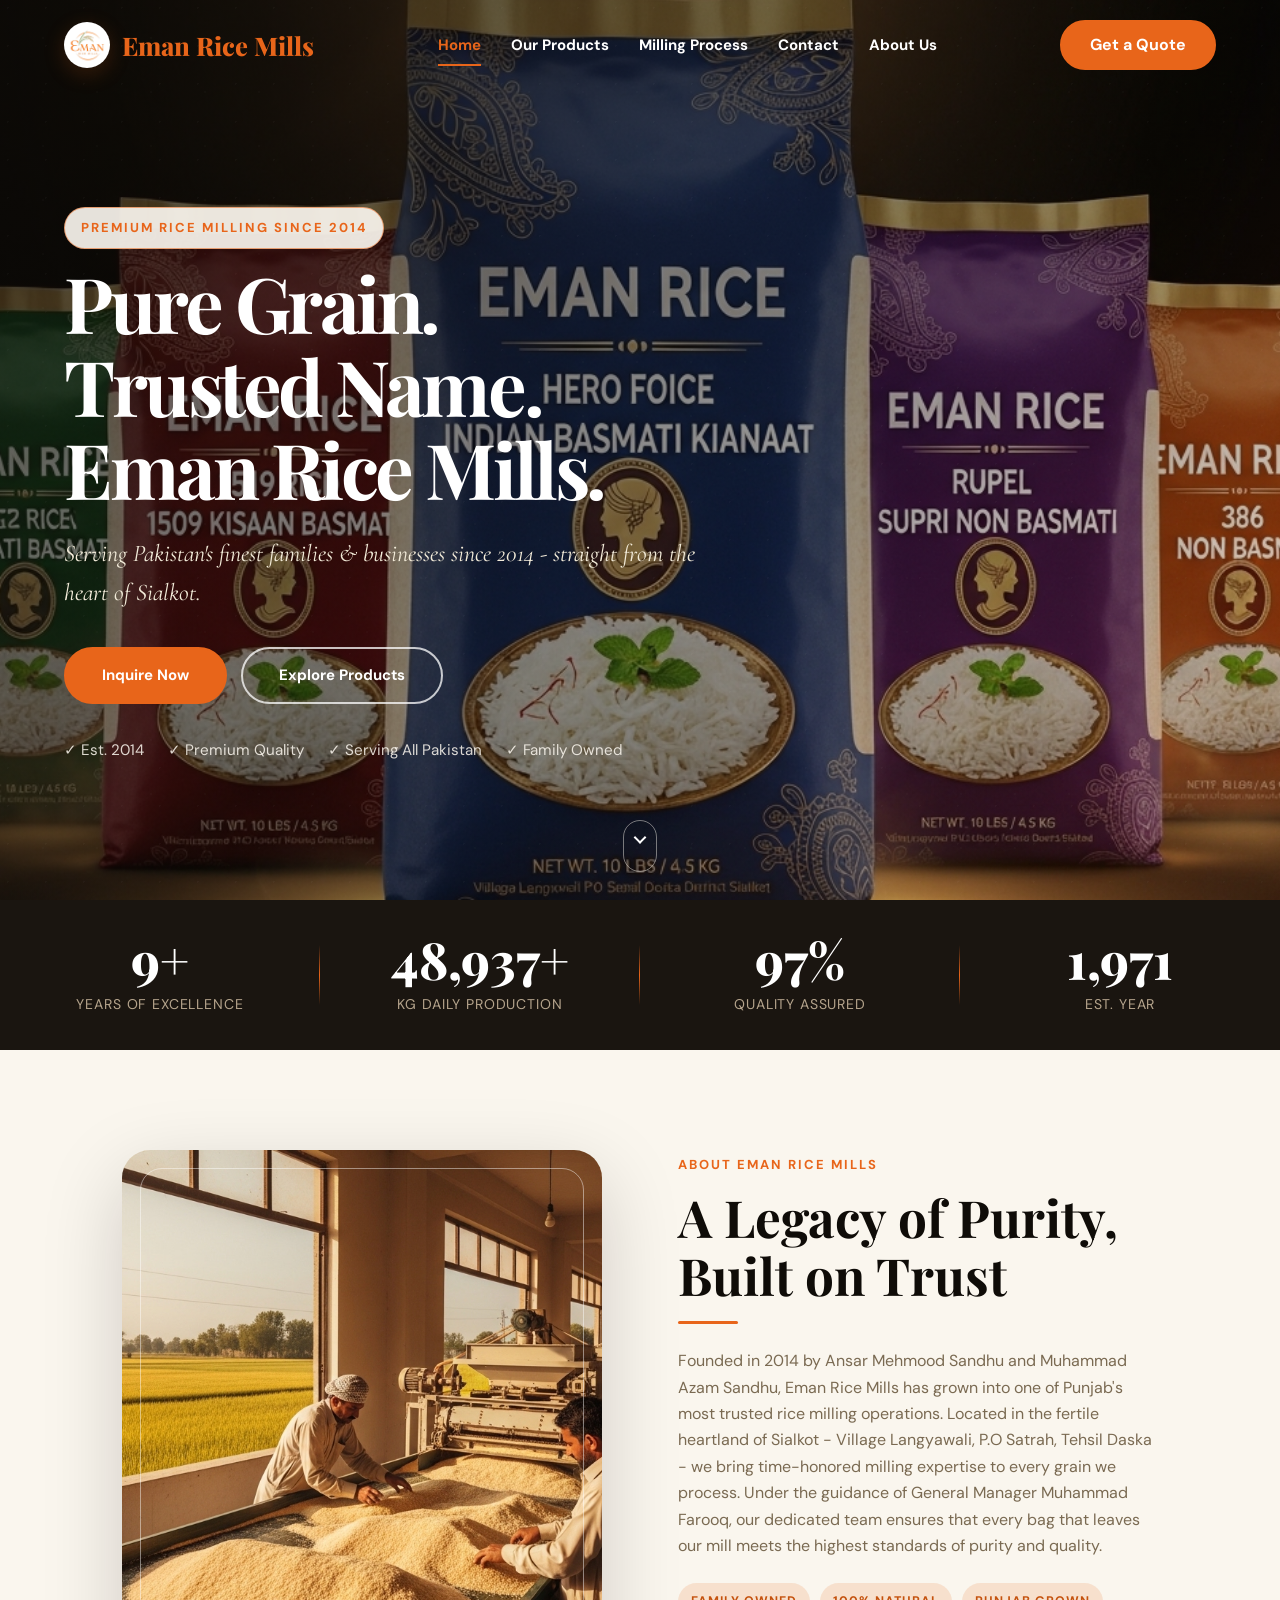
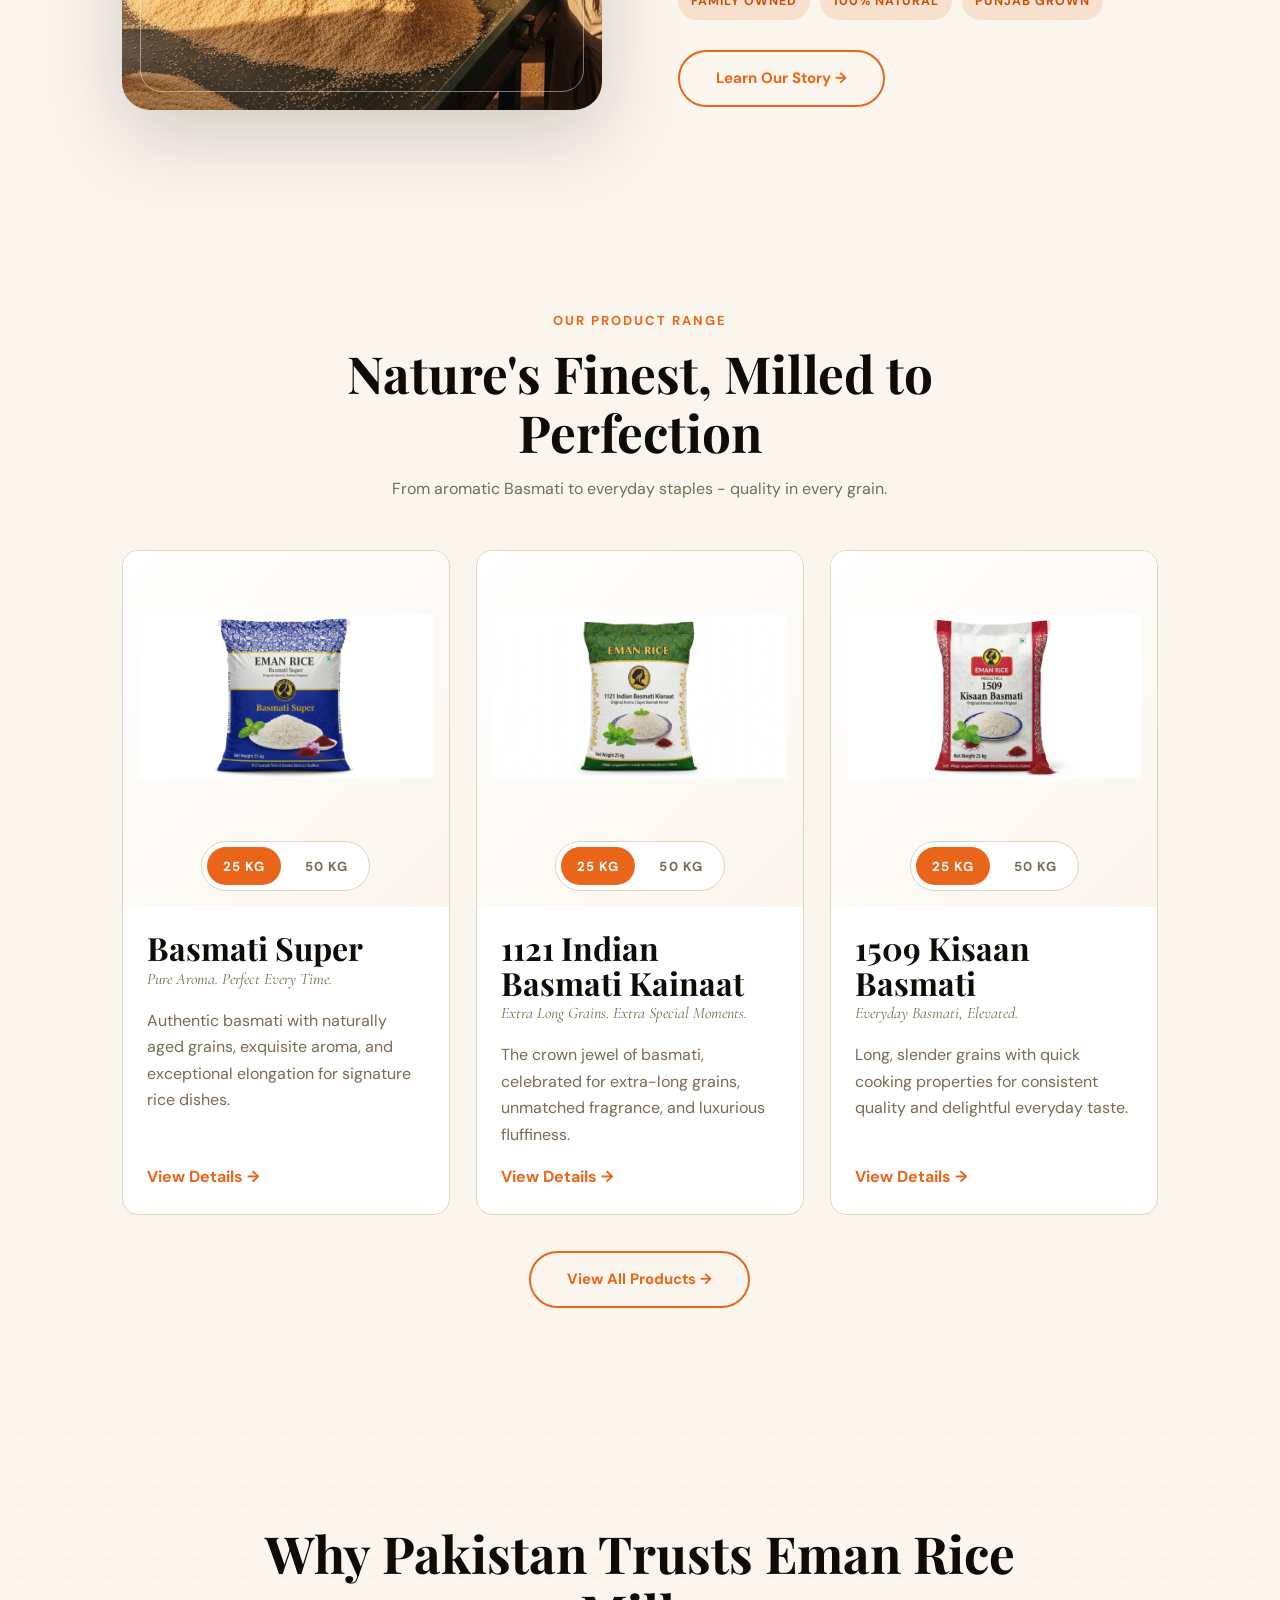
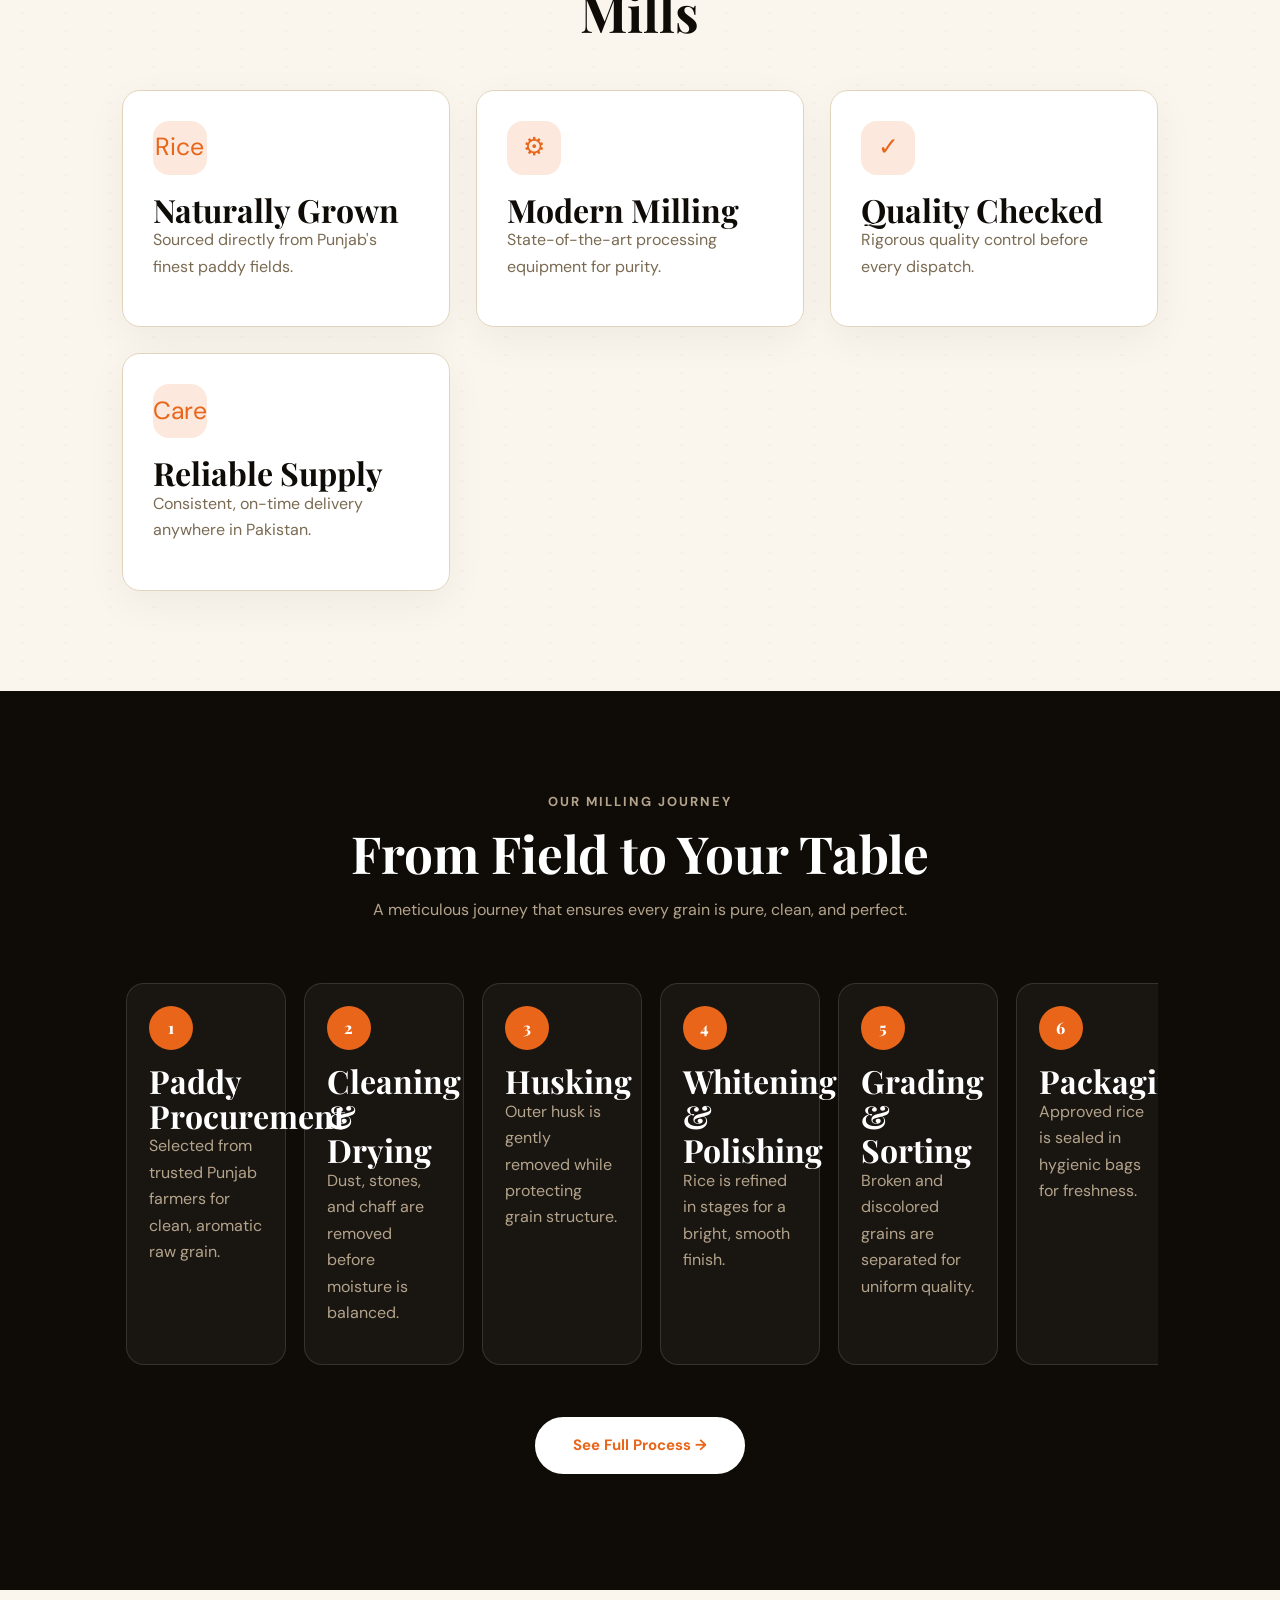
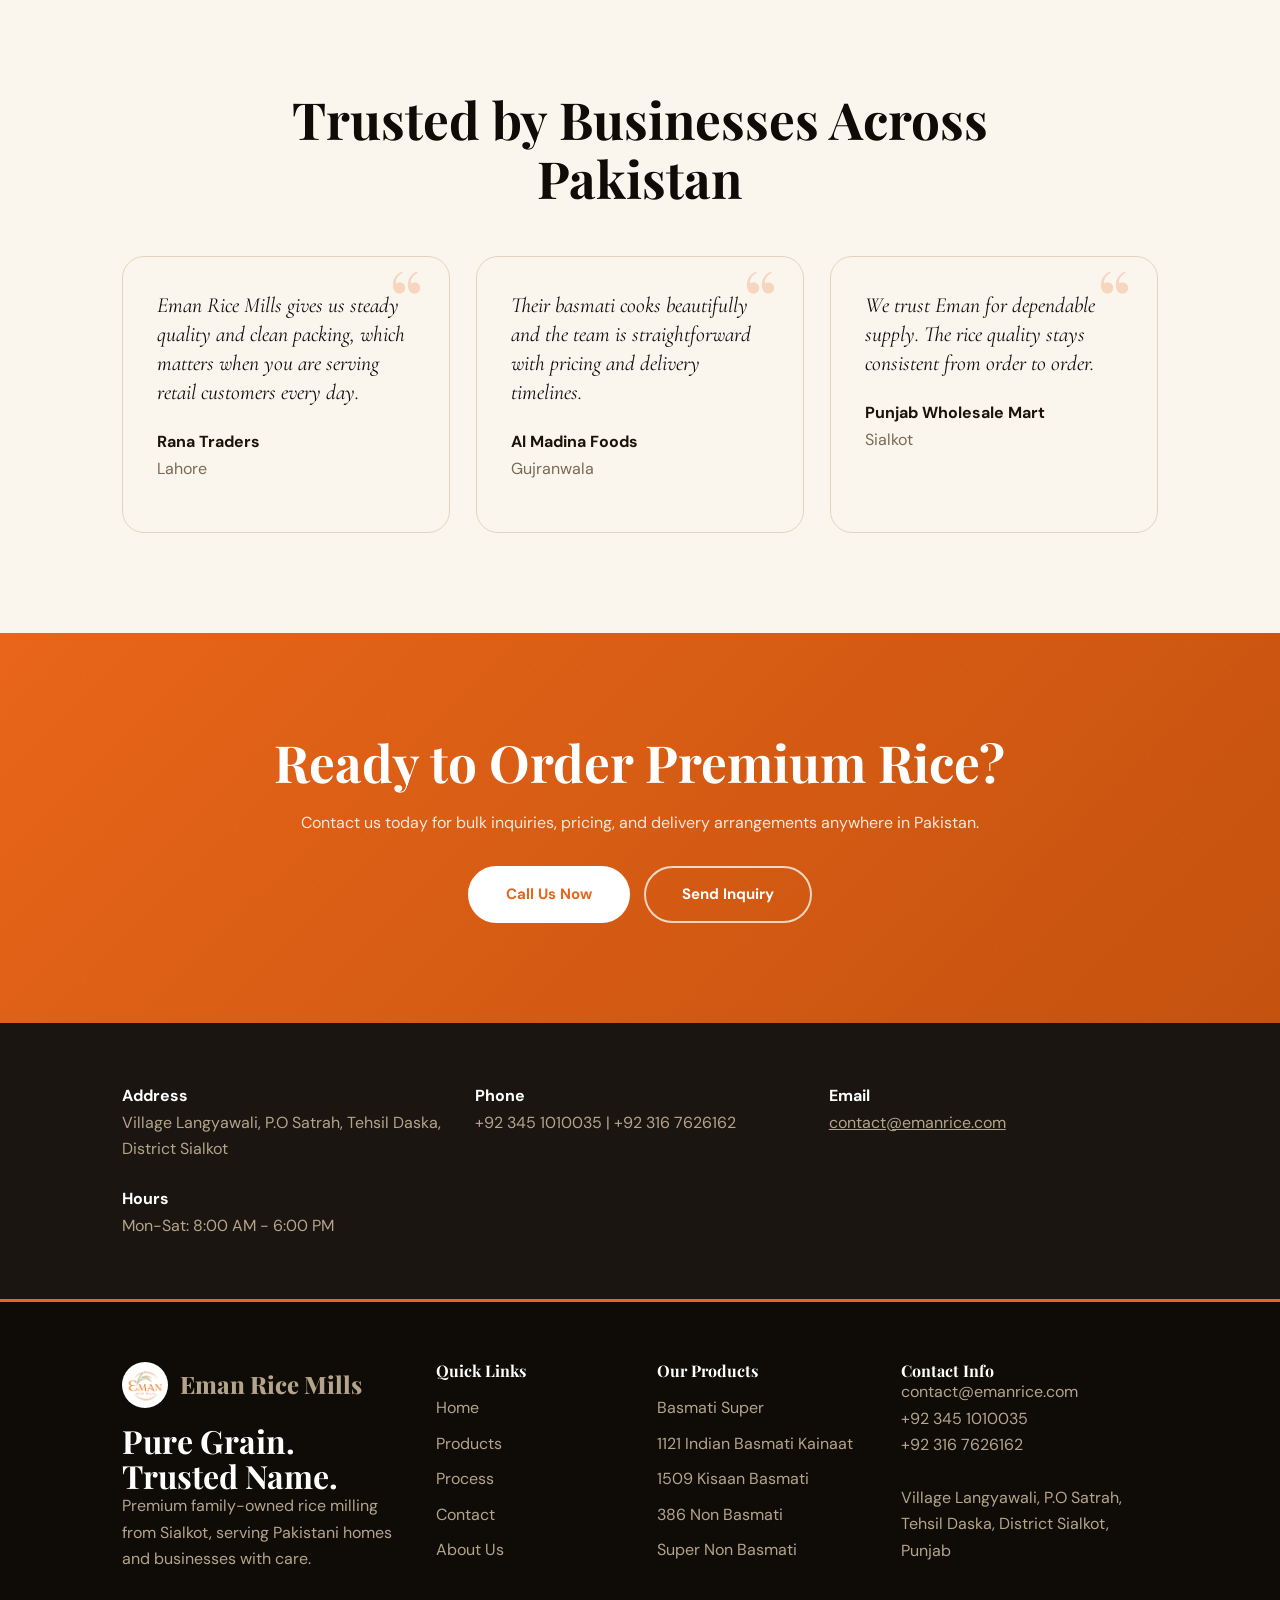
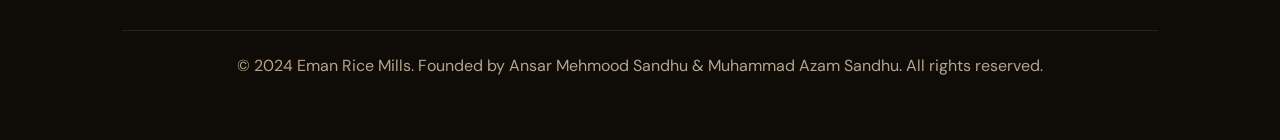
<file: index.html>
﻿<!DOCTYPE html>
<html lang="en">
<head>
  <meta charset="UTF-8">
  <meta name="viewport" content="width=device-width, initial-scale=1.0">
  <meta name="description" content="Eman Rice Mills - Premium rice milling in Sialkot, Pakistan. Founded 2014 by Ansar Mehmood Sandhu and Muhammad Azam Sandhu. Supplying quality rice across Pakistan.">
  <meta property="og:title" content="Eman Rice Mills | Pure Grain, Trusted Name">
  <meta property="og:description" content="Premium rice milling in Sialkot, Pakistan, serving families and businesses across Pakistan since 2014.">
  <title>Eman Rice Mills | Pure Grain, Trusted Name</title>
  <link rel="preconnect" href="https://fonts.googleapis.com">
  <link rel="preconnect" href="https://fonts.gstatic.com" crossorigin>
  <link rel="icon" href="/favicon.ico" sizes="any">
  <link rel="icon" type="image/png" href="assets/logo-favicon.png">
  <link rel="apple-touch-icon" href="assets/logo-favicon.png">
  <link rel="stylesheet" href="css/style.css">
  <link rel="stylesheet" href="css/components.css">
  <link rel="stylesheet" href="css/animations.css">
</head>
<body>
  <a class="skip-link" href="#main">Skip to content</a>
  <header class="navbar" aria-label="Primary navigation">
    <div class="nav-inner">
      <a class="nav-logo" href="index.html" aria-label="Eman Rice Mills home"><img src="assets/logo-favicon.png" alt="Eman Rice Mills logo"> Eman Rice Mills</a>
      <nav class="nav-links" aria-label="Main menu"><a class="active" href="index.html">Home</a><a href="products.html">Our Products</a><a href="process.html">Milling Process</a><a href="contact.html">Contact</a><a href="about.html">About Us</a></nav>
      <div class="nav-actions">
        <a class="nav-cta" href="contact.html">Get a Quote</a>
      </div>
      <button class="menu-toggle" type="button" aria-label="Open navigation menu" aria-expanded="false"><span></span><span></span><span></span></button>
    </div>
  </header>

  <main id="main">
    <section class="hero">
      <div class="hero-bg" aria-hidden="true"></div>
      <div class="hero-content">
        <div class="eyebrow" style="display:inline-flex;border:1px solid rgba(232,101,26,.55);background:rgba(250,246,238,.92);padding:9px 16px;border-radius:999px;">Premium Rice Milling Since 2014</div>
        <h1 aria-label="Pure Grain. Trusted Name. Eman Rice Mills.">
          <span style="--i:1">Pure</span> <span style="--i:2">Grain.</span><br>
          <span style="--i:3">Trusted</span> <span style="--i:4">Name.</span><br>
          <span style="--i:5">Eman</span> <span style="--i:6">Rice</span> <span style="--i:7">Mills.</span>
        </h1>
        <p class="hero-subtitle">Serving Pakistan's finest families &amp; businesses since 2014 - straight from the heart of Sialkot.</p>
        <div class="hero-actions">
          <a class="btn-primary" href="contact.html"> Inquire Now</a>
          <a class="btn-outline-light" href="products.html">Explore Products</a>
        </div>
        <div class="trust-strip" aria-label="Trust highlights">
          <span>&#10003; Est. 2014</span><span>&#10003; Premium Quality</span><span>&#10003; Serving All Pakistan</span><span>&#10003; Family Owned</span>
        </div>
      </div>
      <span class="hero-scroll" aria-hidden="true"></span>
    </section>

    <section class="stats-bar" aria-label="Company statistics">
      <div class="stats-grid">
        <div class="stat"><span class="stat-number" data-counter="10" data-suffix="+">0+</span><span class="stat-label">Years of Excellence</span></div>
        <div class="stat"><span class="stat-number" data-counter="50000" data-suffix="+">0+</span><span class="stat-label">KG Daily Production</span></div>
        <div class="stat"><span class="stat-number" data-counter="100" data-suffix="%">0%</span><span class="stat-label">Quality Assured</span></div>
        <div class="stat"><span class="stat-number" data-counter="2014">0</span><span class="stat-label">Est. Year</span></div>
      </div>
    </section>

    <section class="section-padding">
      <div class="container split">
        <div class="image-frame reveal-left"><img src="assets/about/about-us.jpeg" alt="Eman Rice Mills facility and rice processing operation" loading="lazy"></div>
        <div class="reveal-right">
          <p class="eyebrow">About Eman Rice Mills</p>
          <h2 class="section-heading">A Legacy of Purity, Built on Trust</h2>
          <div class="divider-orange"></div>
          <p>Founded in 2014 by Ansar Mehmood Sandhu and Muhammad Azam Sandhu, Eman Rice Mills has grown into one of Punjab's most trusted rice milling operations. Located in the fertile heartland of Sialkot - Village Langyawali, P.O Satrah, Tehsil Daska - we bring time-honored milling expertise to every grain we process. Under the guidance of General Manager Muhammad Farooq, our dedicated team ensures that every bag that leaves our mill meets the highest standards of purity and quality.</p>
          <div class="feature-pills"><span>Family Owned</span><span>100% Natural</span><span>Punjab Grown</span></div>
          <a class="btn-secondary" href="about.html">Learn Our Story &rarr;</a>
        </div>
      </div>
    </section>

    <section class="section-padding cream-section">
      <div class="container">
        <div class="section-intro reveal">
          <p class="eyebrow">Our Product Range</p>
          <h2 class="section-heading">Nature's Finest, Milled to Perfection</h2>
          <p>From aromatic Basmati to everyday staples - quality in every grain.</p>
        </div>
        <div class="product-grid">
          <article class="product-card card reveal"><div class="product-variant-toggle" data-product-variant><img src="assets/products/basmati-super-25kg.jpeg" alt="Basmati Super 25 kg rice pack" loading="lazy" data-variant-image><div class="variant-controls" aria-label="Choose Basmati Super bag size"><button class="variant-btn active" type="button" aria-pressed="true" data-variant-src="assets/products/basmati-super-25kg.jpeg" data-variant-alt="Basmati Super 25 kg rice pack">25 kg</button><button class="variant-btn" type="button" aria-pressed="false" data-variant-src="assets/products/basmati-super-50kg.jpeg" data-variant-alt="Basmati Super 50 kg rice pack">50 kg</button></div></div><div class="product-body"><h3>Basmati Super</h3><p class="product-tagline">Pure Aroma. Perfect Every Time.</p><p>Authentic basmati with naturally aged grains, exquisite aroma, and exceptional elongation for signature rice dishes.</p><a class="text-link" href="products.html">View Details &rarr;</a></div></article>
          <article class="product-card card reveal"><div class="product-variant-toggle" data-product-variant><img src="assets/products/1121-indian-basmati-kainaat-25kg.jpeg" alt="1121 Indian Basmati Kainaat 25 kg rice pack" loading="lazy" data-variant-image><div class="variant-controls" aria-label="Choose 1121 Indian Basmati Kainaat bag size"><button class="variant-btn active" type="button" aria-pressed="true" data-variant-src="assets/products/1121-indian-basmati-kainaat-25kg.jpeg" data-variant-alt="1121 Indian Basmati Kainaat 25 kg rice pack">25 kg</button><button class="variant-btn" type="button" aria-pressed="false" data-variant-src="assets/products/1121-indian-basmati-kainaat-50kg.jpeg" data-variant-alt="1121 Indian Basmati Kainaat 50 kg rice pack">50 kg</button></div></div><div class="product-body"><h3>1121 Indian Basmati Kainaat</h3><p class="product-tagline">Extra Long Grains. Extra Special Moments.</p><p>The crown jewel of basmati, celebrated for extra-long grains, unmatched fragrance, and luxurious fluffiness.</p><a class="text-link" href="products.html">View Details &rarr;</a></div></article>
          <article class="product-card card reveal"><div class="product-variant-toggle" data-product-variant><img src="assets/products/1509-kisaan-basmati-25kg.jpeg" alt="1509 Kisaan Basmati 25 kg rice pack" loading="lazy" data-variant-image><div class="variant-controls" aria-label="Choose 1509 Kisaan Basmati bag size"><button class="variant-btn active" type="button" aria-pressed="true" data-variant-src="assets/products/1509-kisaan-basmati-25kg.jpeg" data-variant-alt="1509 Kisaan Basmati 25 kg rice pack">25 kg</button><button class="variant-btn" type="button" aria-pressed="false" data-variant-src="assets/products/1509-kisaan-basmati-50kg.jpeg" data-variant-alt="1509 Kisaan Basmati 50 kg rice pack">50 kg</button></div></div><div class="product-body"><h3>1509 Kisaan Basmati</h3><p class="product-tagline">Everyday Basmati, Elevated.</p><p>Long, slender grains with quick cooking properties for consistent quality and delightful everyday taste.</p><a class="text-link" href="products.html">View Details &rarr;</a></div></article>
        </div>
        <p style="text-align:center;margin-top:36px;"><a class="btn-secondary" href="products.html">View All Products &rarr;</a></p>
      </div>
    </section>

    <section class="section-padding pattern-bg">
      <div class="container">
        <div class="section-intro reveal"><h2 class="section-heading">Why Pakistan Trusts Eman Rice Mills</h2></div>
        <div class="why-grid">
          <article class="icon-card reveal"><span class="icon">Rice</span><h3>Naturally Grown</h3><p>Sourced directly from Punjab's finest paddy fields.</p></article>
          <article class="icon-card reveal"><span class="icon">&#9881;</span><h3>Modern Milling</h3><p>State-of-the-art processing equipment for purity.</p></article>
          <article class="icon-card reveal"><span class="icon">&#10003;</span><h3>Quality Checked</h3><p>Rigorous quality control before every dispatch.</p></article>
          <article class="icon-card reveal"><span class="icon">Care</span><h3>Reliable Supply</h3><p>Consistent, on-time delivery anywhere in Pakistan.</p></article>
        </div>
      </div>
    </section>

    <section class="section-padding dark-section">
      <div class="container">
        <div class="section-intro reveal">
          <p class="eyebrow">Our Milling Journey</p>
          <h2 class="section-heading">From Field to Your Table</h2>
          <p>A meticulous journey that ensures every grain is pure, clean, and perfect.</p>
        </div>
        <div class="process-timeline">
          <div class="timeline-item reveal"><span class="timeline-number">1</span><h3>Paddy Procurement</h3><p>Selected from trusted Punjab farmers for clean, aromatic raw grain.</p></div>
          <div class="timeline-item reveal"><span class="timeline-number">2</span><h3>Cleaning &amp; Drying</h3><p>Dust, stones, and chaff are removed before moisture is balanced.</p></div>
          <div class="timeline-item reveal"><span class="timeline-number">3</span><h3>Husking</h3><p>Outer husk is gently removed while protecting grain structure.</p></div>
          <div class="timeline-item reveal"><span class="timeline-number">4</span><h3>Whitening &amp; Polishing</h3><p>Rice is refined in stages for a bright, smooth finish.</p></div>
          <div class="timeline-item reveal"><span class="timeline-number">5</span><h3>Grading &amp; Sorting</h3><p>Broken and discolored grains are separated for uniform quality.</p></div>
          <div class="timeline-item reveal"><span class="timeline-number">6</span><h3>Packaging</h3><p>Approved rice is sealed in hygienic bags for freshness.</p></div>
          <div class="timeline-item reveal"><span class="timeline-number">7</span><h3>Delivery</h3><p>Orders are dispatched reliably to customers across Pakistan.</p></div>
        </div>
        <p style="text-align:center;margin-top:28px;"><a class="btn-white" href="process.html">See Full Process &rarr;</a></p>
      </div>
    </section>

    <section class="section-padding">
      <div class="container">
        <div class="section-intro reveal"><h2 class="section-heading">Trusted by Businesses Across Pakistan</h2></div>
        <div class="testimonial-grid">
          <article class="testimonial-card reveal"><blockquote>Eman Rice Mills gives us steady quality and clean packing, which matters when you are serving retail customers every day.</blockquote><strong>Rana Traders</strong><p>Lahore</p></article>
          <article class="testimonial-card reveal"><blockquote>Their basmati cooks beautifully and the team is straightforward with pricing and delivery timelines.</blockquote><strong>Al Madina Foods</strong><p>Gujranwala</p></article>
          <article class="testimonial-card reveal"><blockquote>We trust Eman for dependable supply. The rice quality stays consistent from order to order.</blockquote><strong>Punjab Wholesale Mart</strong><p>Sialkot</p></article>
        </div>
      </div>
    </section>

    <section class="section-padding cta-banner">
      <div class="container reveal">
        <h2 class="section-heading">Ready to Order Premium Rice?</h2>
        <p>Contact us today for bulk inquiries, pricing, and delivery arrangements anywhere in Pakistan.</p>
        <div class="cta-actions"><a class="btn-white" href="tel:+923451010035"> Call Us Now</a><a class="btn-outline-light" href="contact.html"> Send Inquiry</a></div>
      </div>
    </section>

    <section class="section-sm contact-preview">
      <div class="container contact-preview-grid">
        <div><strong>Address</strong><span>Village Langyawali, P.O Satrah, Tehsil Daska, District Sialkot</span></div>
        <div><strong> Phone</strong><span>+92 345 1010035 | +92 316 7626162</span></div>
        <div><strong> Email</strong><span><a href="mailto:contact@emanrice.com">contact@emanrice.com</a></span></div>
        <div><strong> Hours</strong><span>Mon-Sat: 8:00 AM - 6:00 PM</span></div>
      </div>
    </section>
  </main>

  <footer class="footer section-sm">
    <div class="container">
      <div class="footer-grid">
        <div><a class="footer-logo" href="index.html"><img src="assets/logo-favicon.png" alt="Eman Rice Mills logo"> Eman Rice Mills</a><h3>Pure Grain. Trusted Name.</h3><p>Premium family-owned rice milling from Sialkot, serving Pakistani homes and businesses with care.</p></div>
        <div><h4>Quick Links</h4><ul><li><a href="index.html">Home</a></li><li><a href="products.html">Products</a></li><li><a href="process.html">Process</a></li><li><a href="contact.html">Contact</a></li><li><a href="about.html">About Us</a></li></ul></div>
        <div><h4>Our Products</h4><ul><li>Basmati Super</li><li>1121 Indian Basmati Kainaat</li><li>1509 Kisaan Basmati</li><li>386 Non Basmati</li><li>Super Non Basmati</li></ul></div>
        <div><h4>Contact Info</h4><address><a href="mailto:contact@emanrice.com">contact@emanrice.com</a><br><a href="tel:+923451010035">+92 345 1010035</a><br><a href="tel:+923167626162">+92 316 7626162</a><br><br>Village Langyawali, P.O Satrah, Tehsil Daska, District Sialkot, Punjab</address></div>
      </div>
      <div class="footer-bottom">&copy; 2024 Eman Rice Mills. Founded by Ansar Mehmood Sandhu & Muhammad Azam Sandhu. All rights reserved.</div>
    </div>
  </footer>
  <script src="js/main.js"></script>
  <script src="js/counter.js"></script>
</body>
</html>
</file>
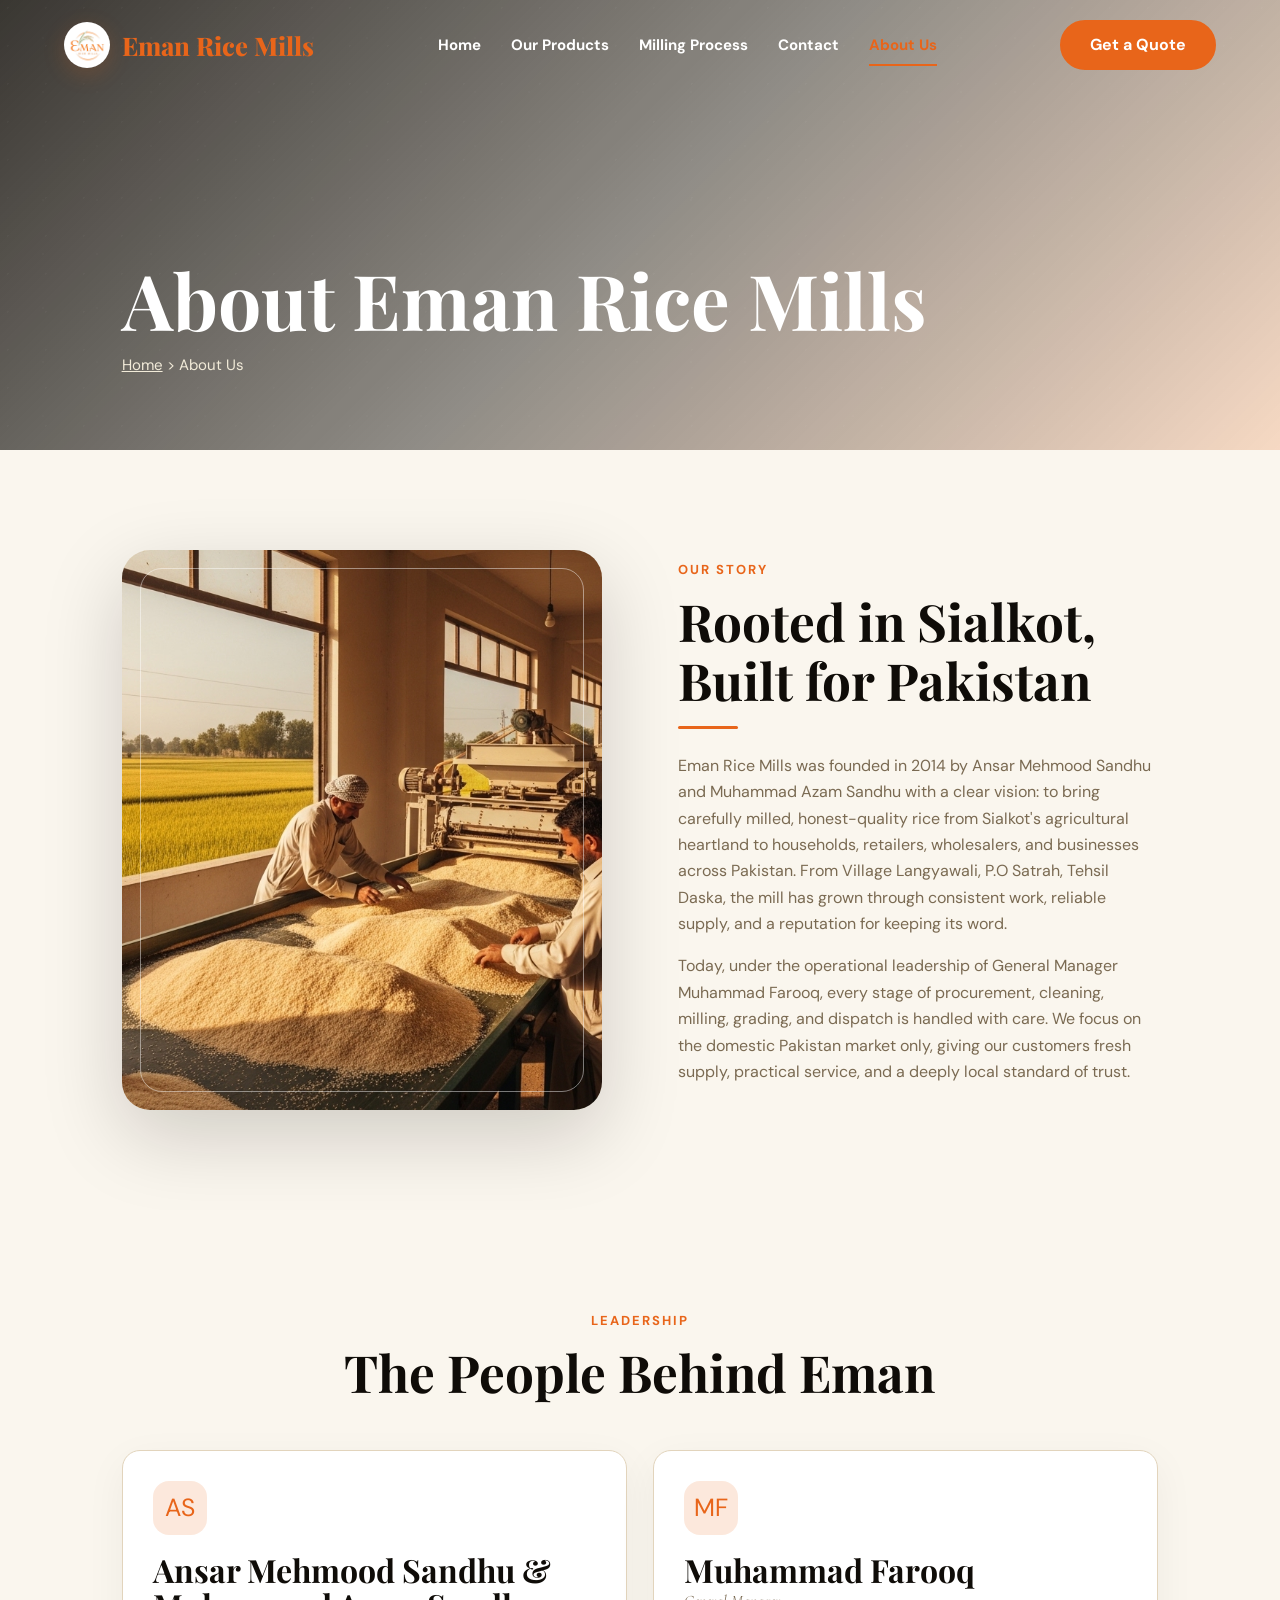
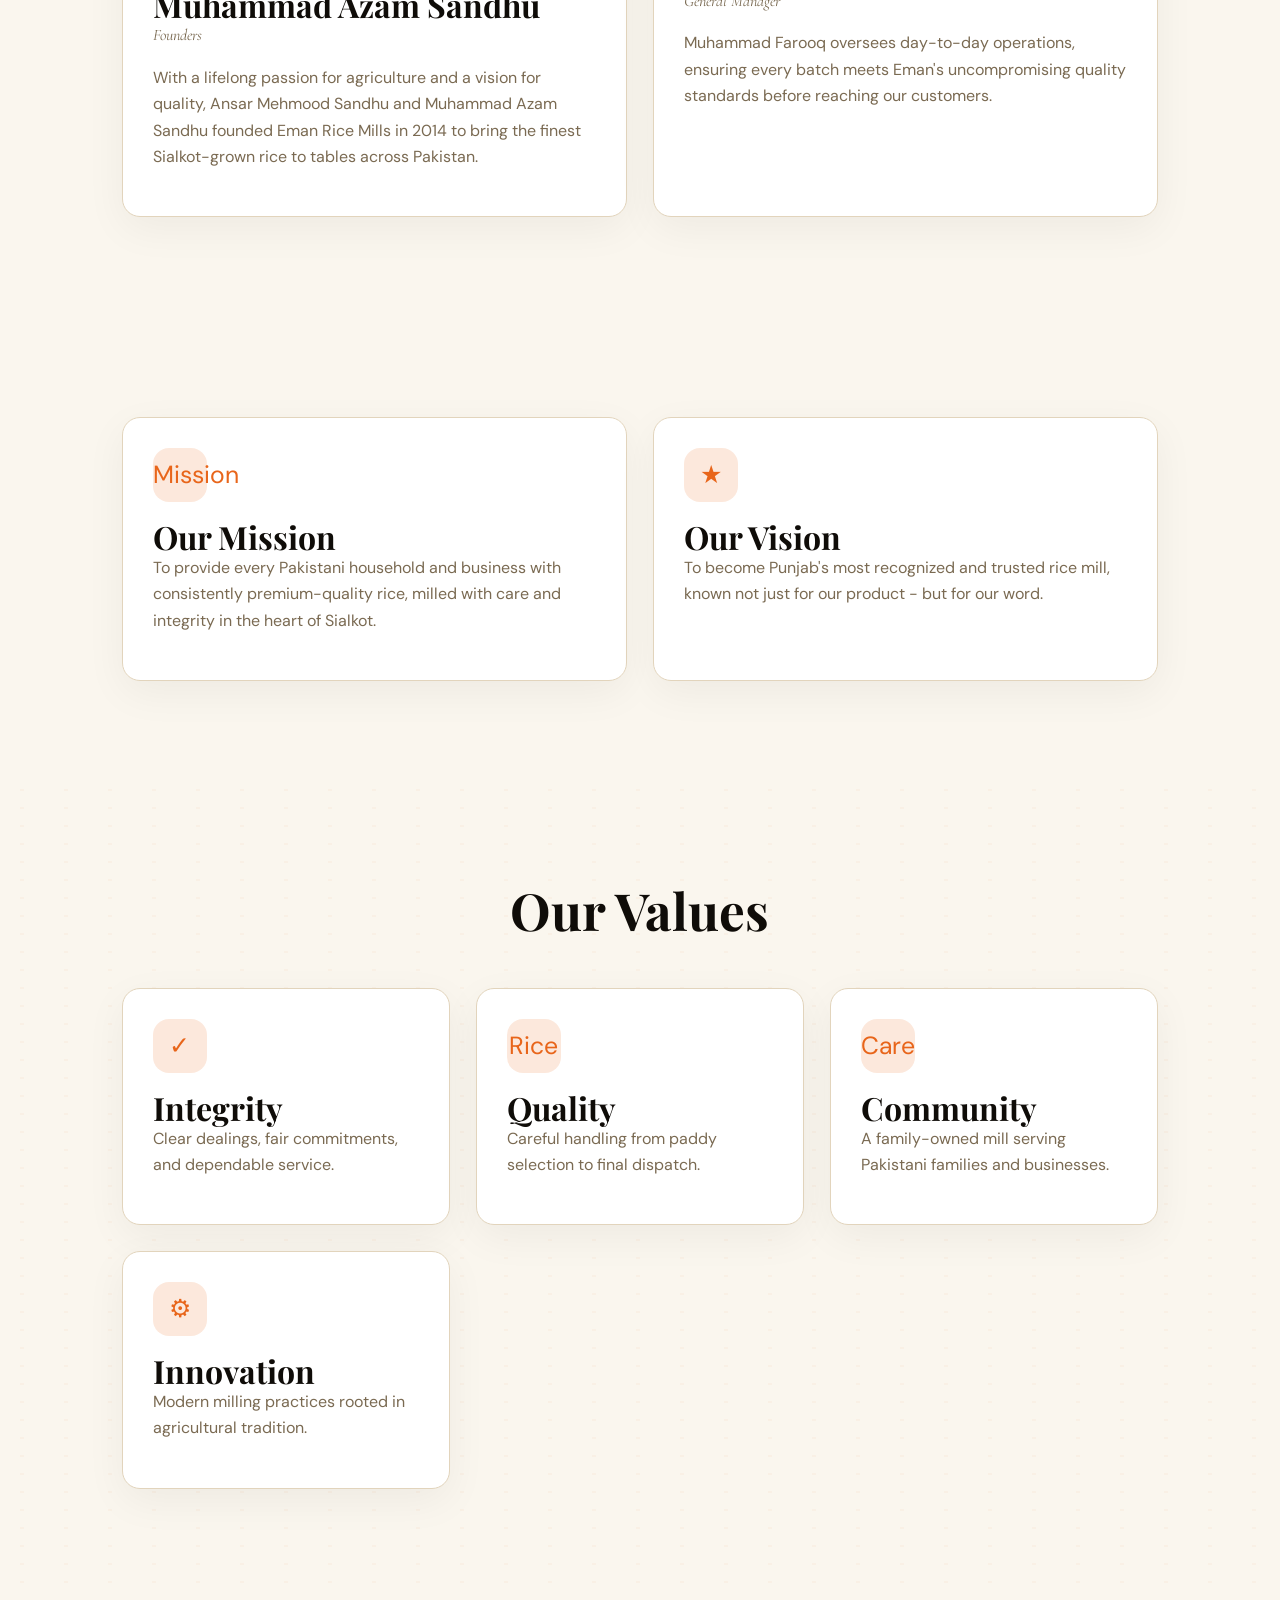
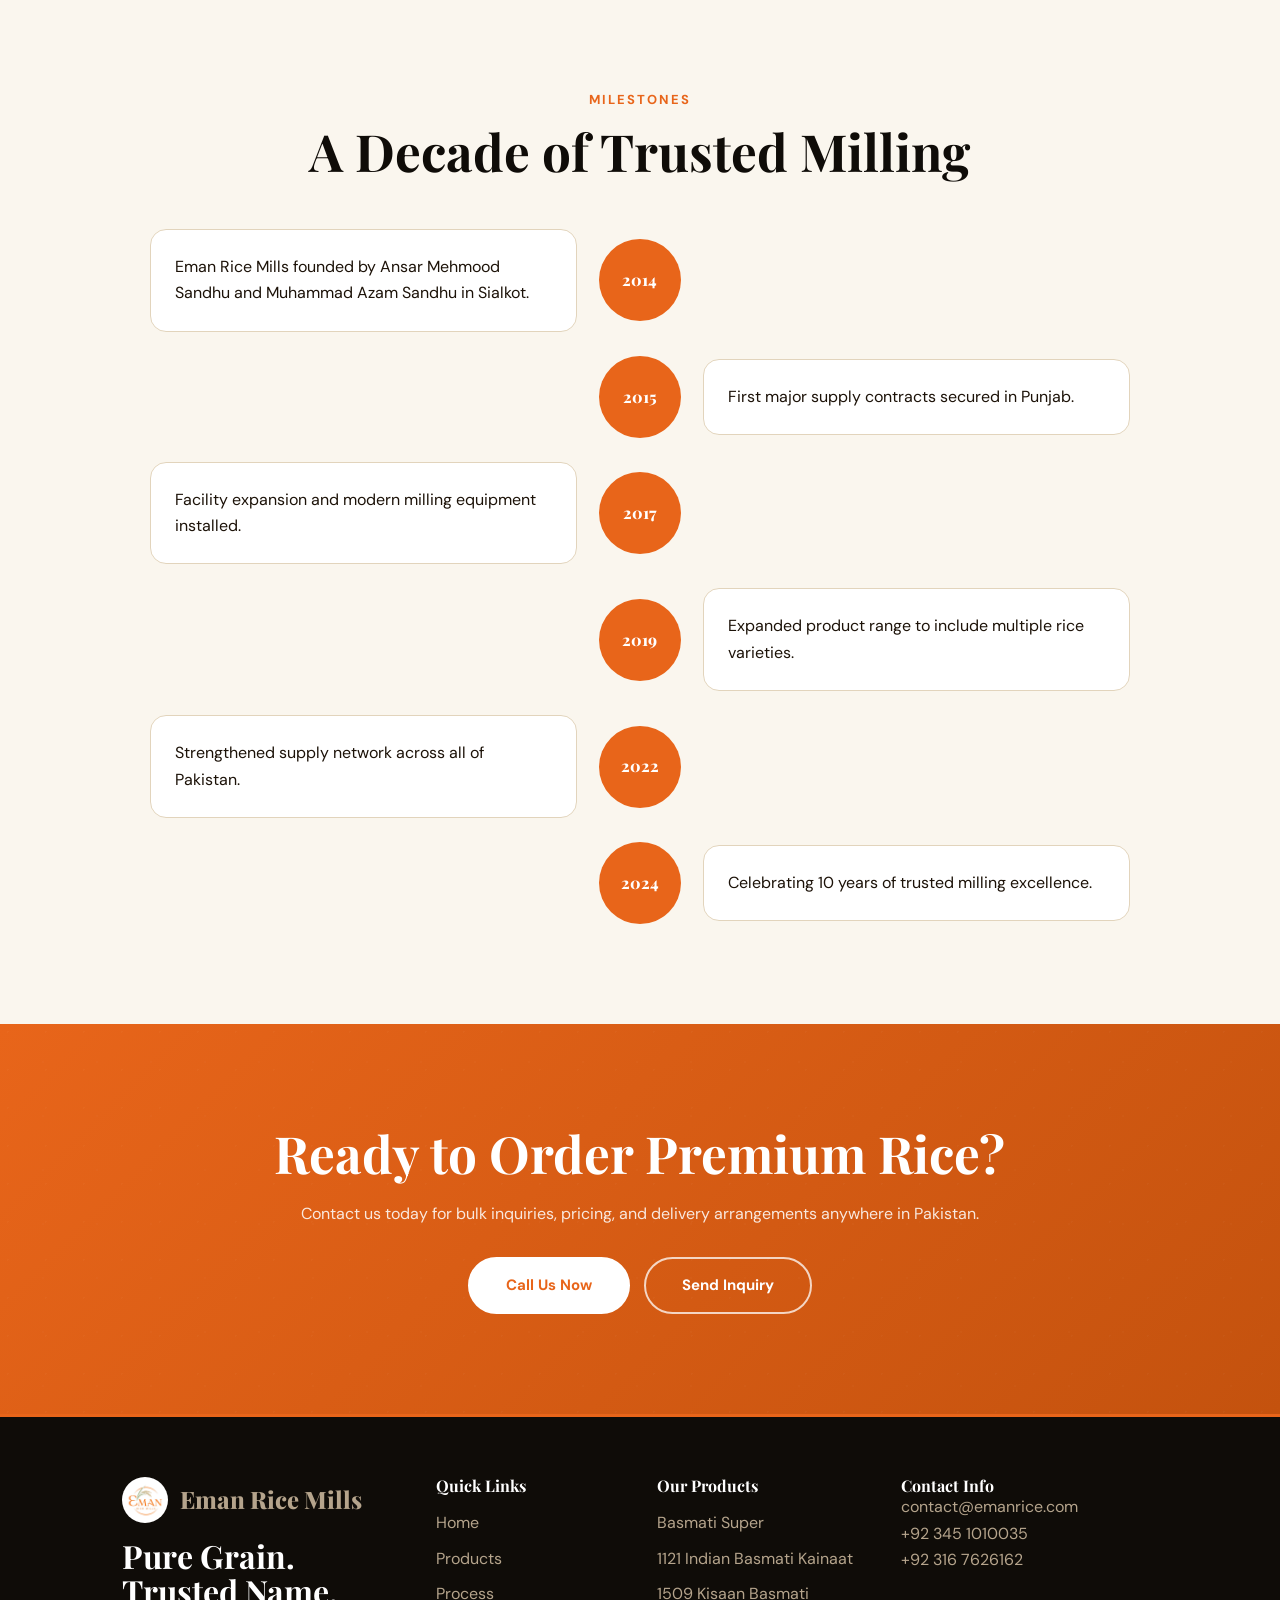
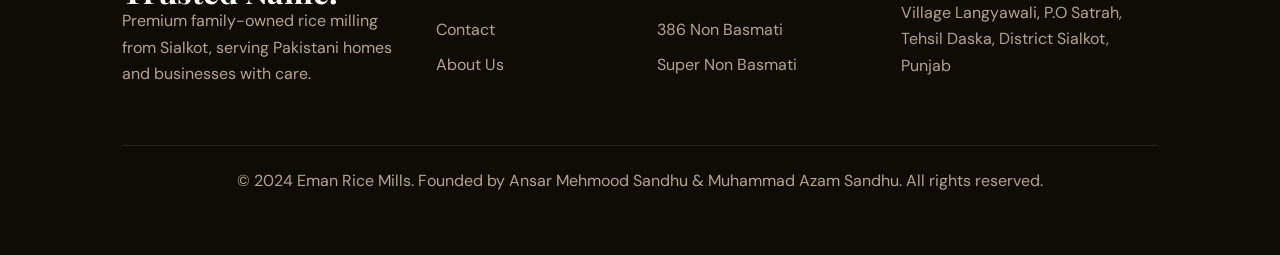
<file: about.html>
﻿<!DOCTYPE html>
<html lang="en">
<head>
  <meta charset="UTF-8">
  <meta name="viewport" content="width=device-width, initial-scale=1.0">
  <meta name="description" content="Eman Rice Mills - Premium rice milling in Sialkot, Pakistan. Founded 2014 by Ansar Mehmood Sandhu and Muhammad Azam Sandhu. Supplying quality rice across Pakistan.">
  <meta property="og:title" content="Eman Rice Mills | Pure Grain, Trusted Name">
  <meta property="og:description" content="Learn the story, leadership, values, and mission behind Eman Rice Mills in Sialkot, Pakistan.">
  <title>About Us | Eman Rice Mills</title>
  <link rel="preconnect" href="https://fonts.googleapis.com">
  <link rel="preconnect" href="https://fonts.gstatic.com" crossorigin>
  <link rel="icon" href="/favicon.ico" sizes="any">
  <link rel="icon" type="image/png" href="assets/logo-favicon.png">
  <link rel="apple-touch-icon" href="assets/logo-favicon.png">
  <link rel="stylesheet" href="css/style.css"><link rel="stylesheet" href="css/components.css"><link rel="stylesheet" href="css/animations.css">
</head>
<body>
  <a class="skip-link" href="#main">Skip to content</a>
  <header class="navbar" aria-label="Primary navigation"><div class="nav-inner"><a class="nav-logo" href="index.html" aria-label="Eman Rice Mills home"><img src="assets/logo-favicon.png" alt="Eman Rice Mills logo"> Eman Rice Mills</a><nav class="nav-links" aria-label="Main menu"><a href="index.html">Home</a><a href="products.html">Our Products</a><a href="process.html">Milling Process</a><a href="contact.html">Contact</a><a class="active" href="about.html">About Us</a></nav><div class="nav-actions"><a class="nav-cta" href="contact.html">Get a Quote</a></div><button class="menu-toggle" type="button" aria-label="Open navigation menu" aria-expanded="false"><span></span><span></span><span></span></button></div></header>

  <main id="main">
    <section class="page-hero" style="--hero-image:url('https://images.unsplash.com/photo-1574323347407-f5e1ad6d020b?w=1600&q=80')"><div class="container reveal"><h1>About Eman Rice Mills</h1><div class="breadcrumb"><a href="index.html">Home</a> &gt; About Us</div></div></section>
    <section class="section-padding"><div class="container split"><div class="image-frame reveal-left"><img src="assets/about/about-us.jpeg" alt="Eman Rice Mills facility and rice processing operation" loading="lazy"></div><div class="reveal-right"><p class="eyebrow">Our Story</p><h2 class="section-heading">Rooted in Sialkot, Built for Pakistan</h2><div class="divider-orange"></div><p>Eman Rice Mills was founded in 2014 by Ansar Mehmood Sandhu and Muhammad Azam Sandhu with a clear vision: to bring carefully milled, honest-quality rice from Sialkot's agricultural heartland to households, retailers, wholesalers, and businesses across Pakistan. From Village Langyawali, P.O Satrah, Tehsil Daska, the mill has grown through consistent work, reliable supply, and a reputation for keeping its word.</p><p>Today, under the operational leadership of General Manager Muhammad Farooq, every stage of procurement, cleaning, milling, grading, and dispatch is handled with care. We focus on the domestic Pakistan market only, giving our customers fresh supply, practical service, and a deeply local standard of trust.</p></div></div></section>
    <section class="section-padding cream-section"><div class="container"><div class="section-intro reveal"><p class="eyebrow">Leadership</p><h2 class="section-heading">The People Behind Eman</h2></div><div class="leader-grid"><article class="leader-card reveal"><span class="icon">AS</span><h3>Ansar Mehmood Sandhu &amp; Muhammad Azam Sandhu</h3><p class="product-tagline">Founders</p><p>With a lifelong passion for agriculture and a vision for quality, Ansar Mehmood Sandhu and Muhammad Azam Sandhu founded Eman Rice Mills in 2014 to bring the finest Sialkot-grown rice to tables across Pakistan.</p></article><article class="leader-card reveal"><span class="icon">MF</span><h3>Muhammad Farooq</h3><p class="product-tagline">General Manager</p><p>Muhammad Farooq oversees day-to-day operations, ensuring every batch meets Eman's uncompromising quality standards before reaching our customers.</p></article></div></div></section>
    <section class="section-padding"><div class="container values-grid"><article class="mission-card reveal-left"><span class="icon">Mission</span><h3>Our Mission</h3><p>To provide every Pakistani household and business with consistently premium-quality rice, milled with care and integrity in the heart of Sialkot.</p></article><article class="mission-card reveal-right"><span class="icon">&#9733;</span><h3>Our Vision</h3><p>To become Punjab's most recognized and trusted rice mill, known not just for our product - but for our word.</p></article></div></section>
    <section class="section-padding pattern-bg"><div class="container"><div class="section-intro reveal"><h2 class="section-heading">Our Values</h2></div><div class="why-grid"><article class="icon-card reveal"><span class="icon">&#10003;</span><h3>Integrity</h3><p>Clear dealings, fair commitments, and dependable service.</p></article><article class="icon-card reveal"><span class="icon">Rice</span><h3>Quality</h3><p>Careful handling from paddy selection to final dispatch.</p></article><article class="icon-card reveal"><span class="icon">Care</span><h3>Community</h3><p>A family-owned mill serving Pakistani families and businesses.</p></article><article class="icon-card reveal"><span class="icon">&#9881;</span><h3>Innovation</h3><p>Modern milling practices rooted in agricultural tradition.</p></article></div></div></section>
    <section class="section-padding"><div class="container"><div class="section-intro reveal"><p class="eyebrow">Milestones</p><h2 class="section-heading">A Decade of Trusted Milling</h2></div><div class="timeline-vertical"><div class="timeline-entry reveal"><div class="timeline-card">Eman Rice Mills founded by Ansar Mehmood Sandhu and Muhammad Azam Sandhu in Sialkot.</div><div class="timeline-year">2014</div><div></div></div><div class="timeline-entry reveal"><div></div><div class="timeline-year">2015</div><div class="timeline-card">First major supply contracts secured in Punjab.</div></div><div class="timeline-entry reveal"><div class="timeline-card">Facility expansion and modern milling equipment installed.</div><div class="timeline-year">2017</div><div></div></div><div class="timeline-entry reveal"><div></div><div class="timeline-year">2019</div><div class="timeline-card">Expanded product range to include multiple rice varieties.</div></div><div class="timeline-entry reveal"><div class="timeline-card">Strengthened supply network across all of Pakistan.</div><div class="timeline-year">2022</div><div></div></div><div class="timeline-entry reveal"><div></div><div class="timeline-year">2024</div><div class="timeline-card">Celebrating 10 years of trusted milling excellence.</div></div></div></div></section>
    <section class="section-padding cta-banner"><div class="container reveal"><h2 class="section-heading">Ready to Order Premium Rice?</h2><p>Contact us today for bulk inquiries, pricing, and delivery arrangements anywhere in Pakistan.</p><div class="cta-actions"><a class="btn-white" href="tel:+923451010035"> Call Us Now</a><a class="btn-outline-light" href="contact.html"> Send Inquiry</a></div></div></section>
  </main>
  <footer class="footer section-sm"><div class="container"><div class="footer-grid"><div><a class="footer-logo" href="index.html"><img src="assets/logo-favicon.png" alt="Eman Rice Mills logo"> Eman Rice Mills</a><h3>Pure Grain. Trusted Name.</h3><p>Premium family-owned rice milling from Sialkot, serving Pakistani homes and businesses with care.</p></div><div><h4>Quick Links</h4><ul><li><a href="index.html">Home</a></li><li><a href="products.html">Products</a></li><li><a href="process.html">Process</a></li><li><a href="contact.html">Contact</a></li><li><a href="about.html">About Us</a></li></ul></div><div><h4>Our Products</h4><ul><li>Basmati Super</li><li>1121 Indian Basmati Kainaat</li><li>1509 Kisaan Basmati</li><li>386 Non Basmati</li><li>Super Non Basmati</li></ul></div><div><h4>Contact Info</h4><address><a href="mailto:contact@emanrice.com">contact@emanrice.com</a><br><a href="tel:+923451010035">+92 345 1010035</a><br><a href="tel:+923167626162">+92 316 7626162</a><br><br>Village Langyawali, P.O Satrah, Tehsil Daska, District Sialkot, Punjab</address></div></div><div class="footer-bottom">&copy; 2024 Eman Rice Mills. Founded by Ansar Mehmood Sandhu & Muhammad Azam Sandhu. All rights reserved.</div></div></footer>
  <script src="js/main.js"></script>
</body>
</html>
</file>
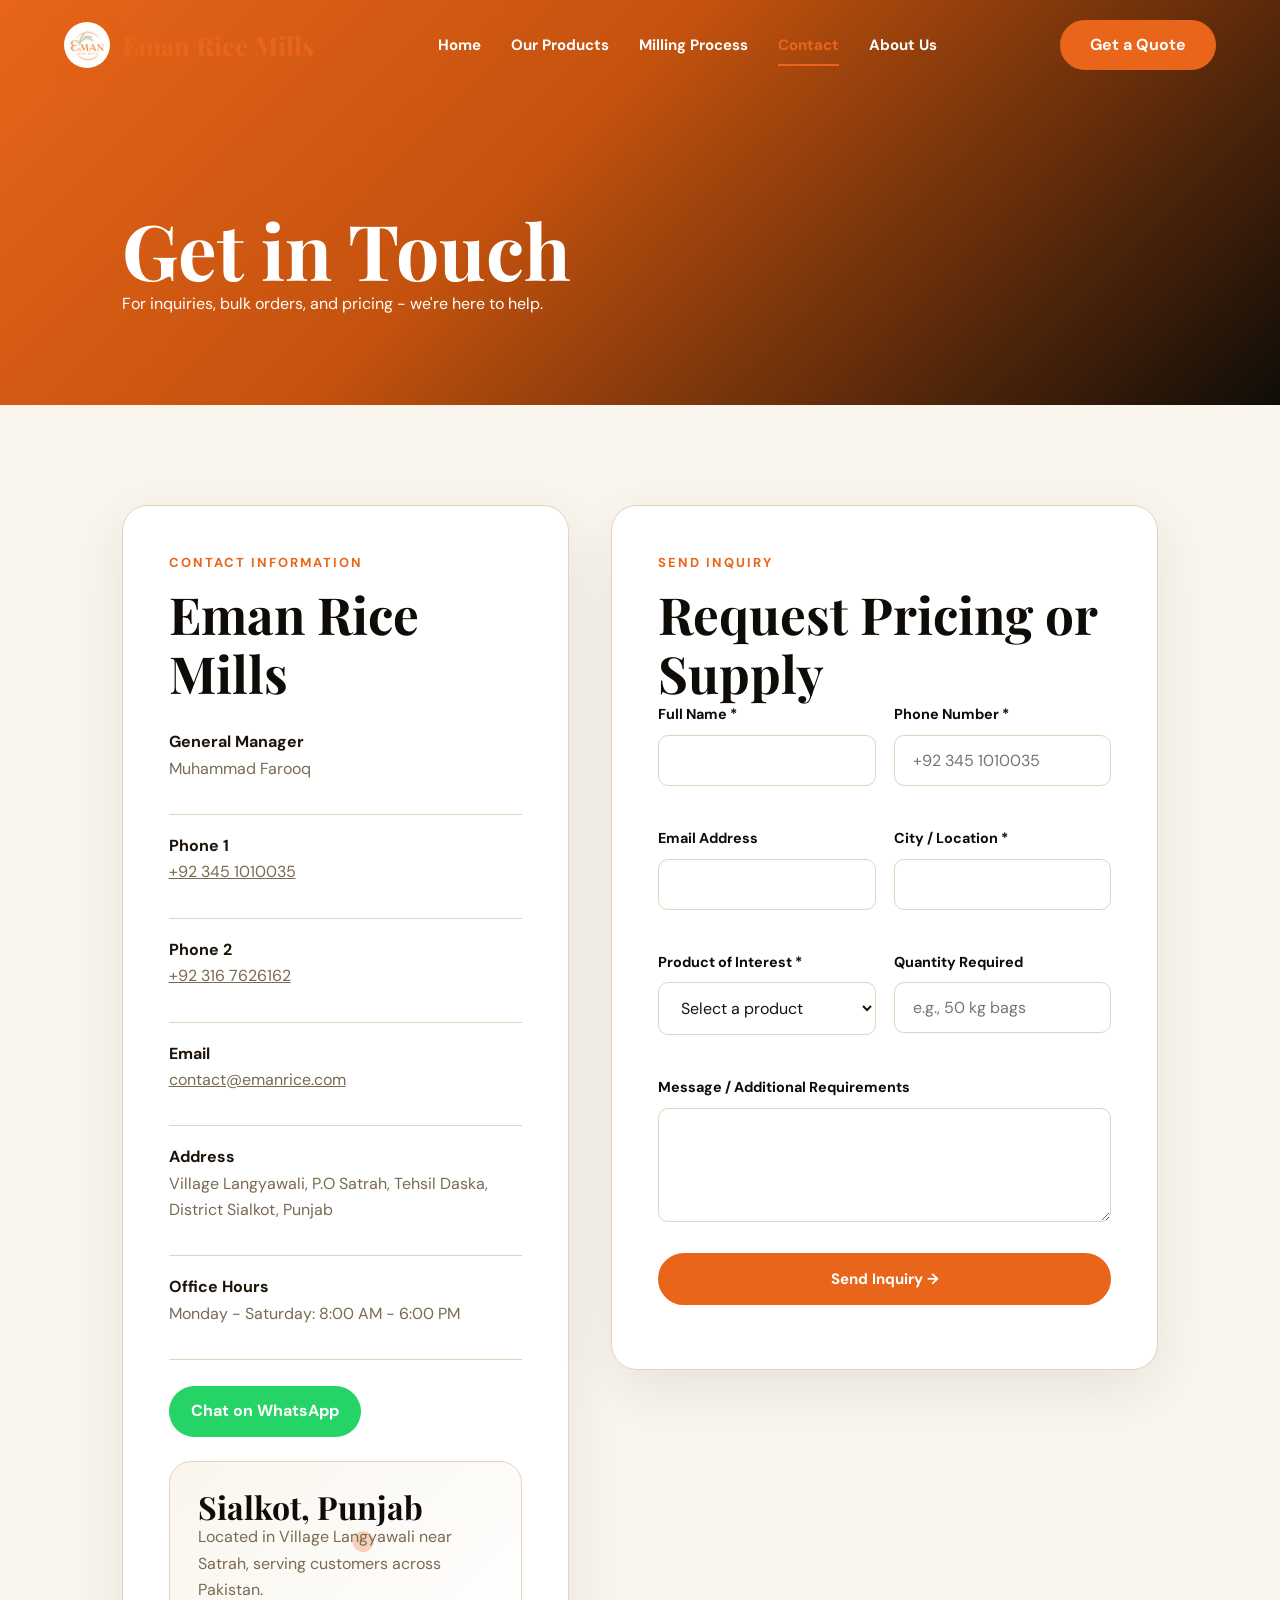
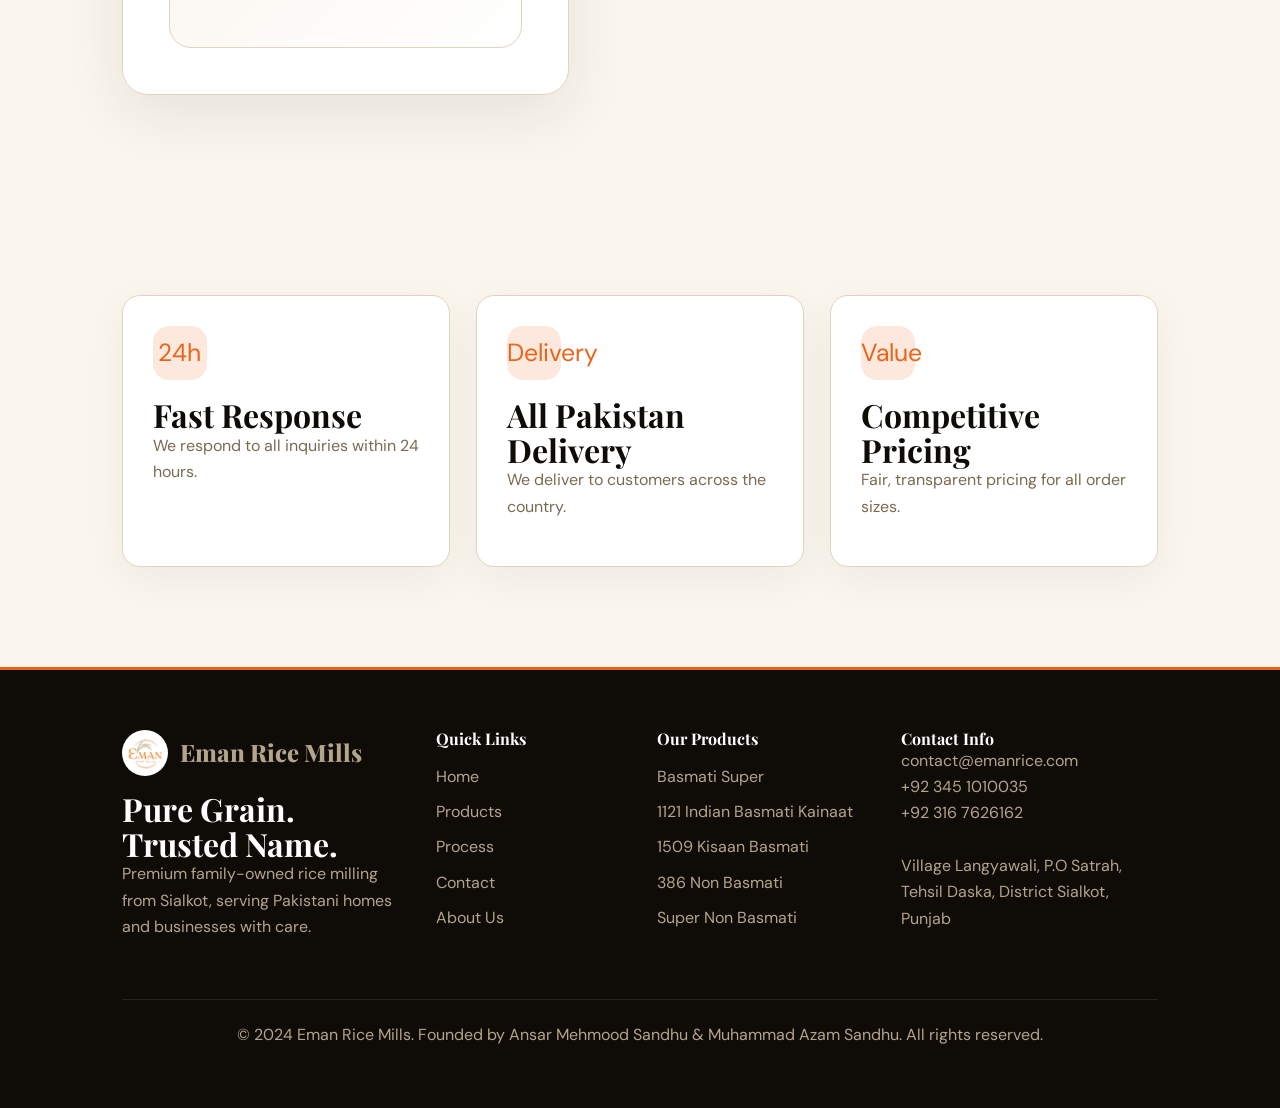
<file: contact.html>
﻿<!DOCTYPE html>
<html lang="en">
<head>
  <meta charset="UTF-8"><meta name="viewport" content="width=device-width, initial-scale=1.0">
  <meta name="description" content="Eman Rice Mills - Premium rice milling in Sialkot, Pakistan. Founded 2014 by Ansar Mehmood Sandhu and Muhammad Azam Sandhu. Supplying quality rice across Pakistan.">
  <meta property="og:title" content="Eman Rice Mills | Pure Grain, Trusted Name"><meta property="og:description" content="Contact Eman Rice Mills for rice inquiries, bulk pricing, and domestic delivery across Pakistan.">
  <title>Contact | Eman Rice Mills</title>
  <link rel="preconnect" href="https://fonts.googleapis.com"><link rel="preconnect" href="https://fonts.gstatic.com" crossorigin>
  <link rel="icon" href="/favicon.ico" sizes="any">
  <link rel="icon" type="image/png" href="assets/logo-favicon.png">
  <link rel="apple-touch-icon" href="assets/logo-favicon.png">
  <link rel="stylesheet" href="css/style.css"><link rel="stylesheet" href="css/components.css"><link rel="stylesheet" href="css/animations.css">
</head>
<body>
  <a class="skip-link" href="#main">Skip to content</a>
  <header class="navbar" aria-label="Primary navigation"><div class="nav-inner"><a class="nav-logo" href="index.html" aria-label="Eman Rice Mills home"><img src="assets/logo-favicon.png" alt="Eman Rice Mills logo"> Eman Rice Mills</a><nav class="nav-links" aria-label="Main menu"><a href="index.html">Home</a><a href="products.html">Our Products</a><a href="process.html">Milling Process</a><a class="active" href="contact.html">Contact</a><a href="about.html">About Us</a></nav><div class="nav-actions"><a class="nav-cta" href="contact.html">Get a Quote</a></div><button class="menu-toggle" type="button" aria-label="Open navigation menu" aria-expanded="false"><span></span><span></span><span></span></button></div></header>
  <main id="main">
    <section class="page-hero compact" style="background:linear-gradient(135deg,#E8651A,#C4520E 42%,#0F0C08)"><div class="container reveal"><h1>Get in Touch</h1><p>For inquiries, bulk orders, and pricing - we're here to help.</p></div></section>
    <section class="section-padding"><div class="container contact-layout">
      <aside class="contact-panel reveal-left"><p class="eyebrow">Contact Information</p><h2 class="section-heading">Eman Rice Mills</h2><div class="contact-list"><div><strong>General Manager</strong><p>Muhammad Farooq</p></div><div><strong>Phone 1</strong><p><a href="tel:+923451010035">+92 345 1010035</a></p></div><div><strong>Phone 2</strong><p><a href="tel:+923167626162">+92 316 7626162</a></p></div><div><strong>Email</strong><p><a href="mailto:contact@emanrice.com">contact@emanrice.com</a></p></div><div><strong>Address</strong><p>Village Langyawali, P.O Satrah, Tehsil Daska, District Sialkot, Punjab</p></div><div><strong>Office Hours</strong><p>Monday - Saturday: 8:00 AM - 6:00 PM</p></div></div><a class="whatsapp" href="https://wa.me/923451010035" target="_blank" rel="noopener">Chat on WhatsApp</a><div class="map-card" aria-label="Sialkot location illustration"><h3>Sialkot, Punjab</h3><p>Located in Village Langyawali near Satrah, serving customers across Pakistan.</p></div></aside>
      <section class="form-panel reveal-right" aria-labelledby="form-title"><p class="eyebrow">Send Inquiry</p><h2 id="form-title" class="section-heading">Request Pricing or Supply</h2><form id="inquiry-form" novalidate><div class="form-grid"><div class="form-group"><label for="name">Full Name *</label><input id="name" name="name" type="text" autocomplete="name" required><div class="field-error" aria-live="polite"></div></div><div class="form-group"><label for="phone">Phone Number *</label><input id="phone" name="phone" type="tel" placeholder="+92 345 1010035" autocomplete="tel" required><div class="field-error" aria-live="polite"></div></div><div class="form-group"><label for="email">Email Address</label><input id="email" name="email" type="email" autocomplete="email"><div class="field-error" aria-live="polite"></div></div><div class="form-group"><label for="city">City / Location *</label><input id="city" name="city" type="text" required><div class="field-error" aria-live="polite"></div></div><div class="form-group"><label for="product">Product of Interest *</label><select id="product" name="product" required><option value="">Select a product</option><option>Basmati Super</option><option>1121 Indian Basmati Kainaat</option><option>1509 Kisaan Basmati</option><option>386 Non Basmati</option><option>Super Non Basmati</option><option>Other</option></select><div class="field-error" aria-live="polite"></div></div><div class="form-group"><label for="quantity">Quantity Required</label><input id="quantity" name="quantity" type="text" placeholder="e.g., 50 kg bags"></div><div class="form-group full"><label for="message">Message / Additional Requirements</label><textarea id="message" name="message" rows="4"></textarea></div></div><button class="btn-primary" type="submit" style="width:100%;margin-top:22px;">Send Inquiry &rarr;</button><div class="form-message" role="status" aria-live="polite"></div></form></section>
    </div></section>
    <section class="section-padding cream-section"><div class="container contact-trust-grid"><article class="trust-card reveal"><span class="icon">24h</span><h3>Fast Response</h3><p>We respond to all inquiries within 24 hours.</p></article><article class="trust-card reveal"><span class="icon">Delivery</span><h3>All Pakistan Delivery</h3><p>We deliver to customers across the country.</p></article><article class="trust-card reveal"><span class="icon">Value</span><h3>Competitive Pricing</h3><p>Fair, transparent pricing for all order sizes.</p></article></div></section>
  </main>
  <footer class="footer section-sm"><div class="container"><div class="footer-grid"><div><a class="footer-logo" href="index.html"><img src="assets/logo-favicon.png" alt="Eman Rice Mills logo"> Eman Rice Mills</a><h3>Pure Grain. Trusted Name.</h3><p>Premium family-owned rice milling from Sialkot, serving Pakistani homes and businesses with care.</p></div><div><h4>Quick Links</h4><ul><li><a href="index.html">Home</a></li><li><a href="products.html">Products</a></li><li><a href="process.html">Process</a></li><li><a href="contact.html">Contact</a></li><li><a href="about.html">About Us</a></li></ul></div><div><h4>Our Products</h4><ul><li>Basmati Super</li><li>1121 Indian Basmati Kainaat</li><li>1509 Kisaan Basmati</li><li>386 Non Basmati</li><li>Super Non Basmati</li></ul></div><div><h4>Contact Info</h4><address><a href="mailto:contact@emanrice.com">contact@emanrice.com</a><br><a href="tel:+923451010035">+92 345 1010035</a><br><a href="tel:+923167626162">+92 316 7626162</a><br><br>Village Langyawali, P.O Satrah, Tehsil Daska, District Sialkot, Punjab</address></div></div><div class="footer-bottom">&copy; 2024 Eman Rice Mills. Founded by Ansar Mehmood Sandhu & Muhammad Azam Sandhu. All rights reserved.</div></div></footer>
  <script src="js/main.js"></script><script src="js/form.js"></script>
</body>
</html>
</file>
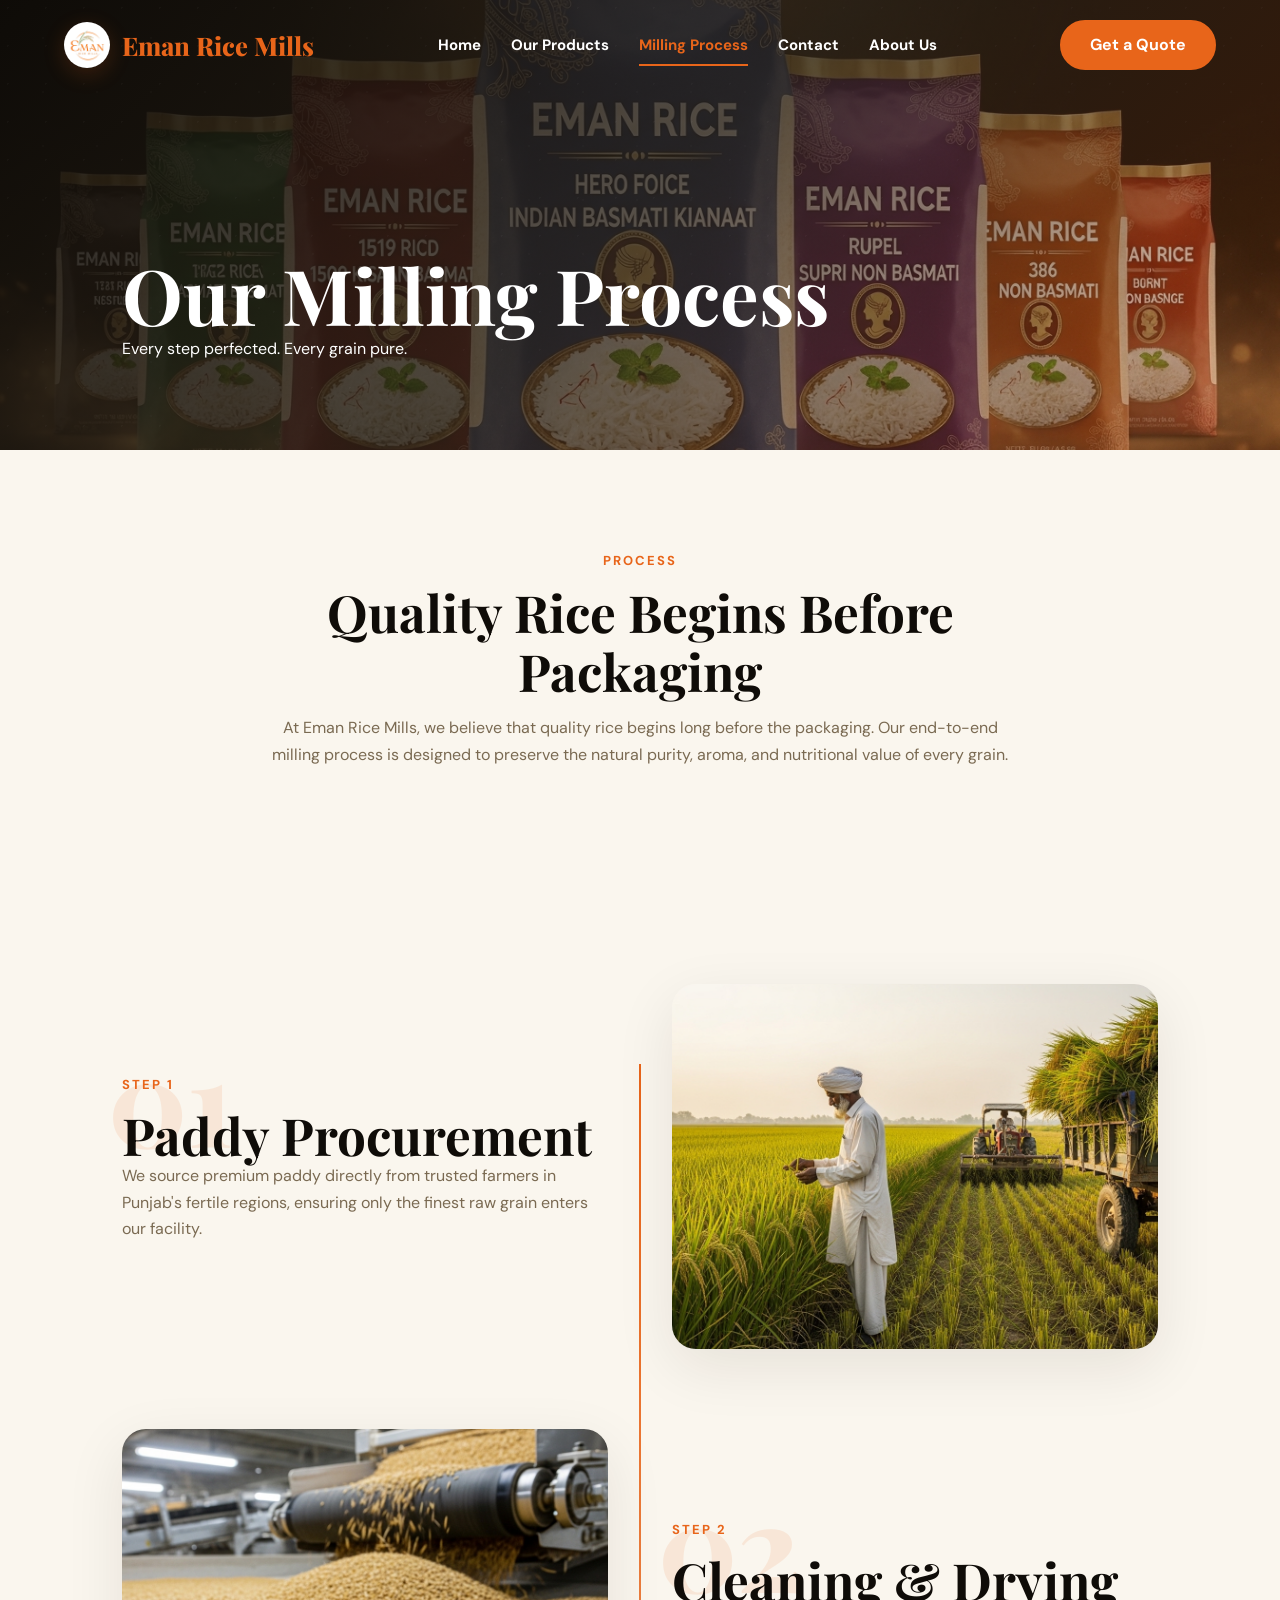
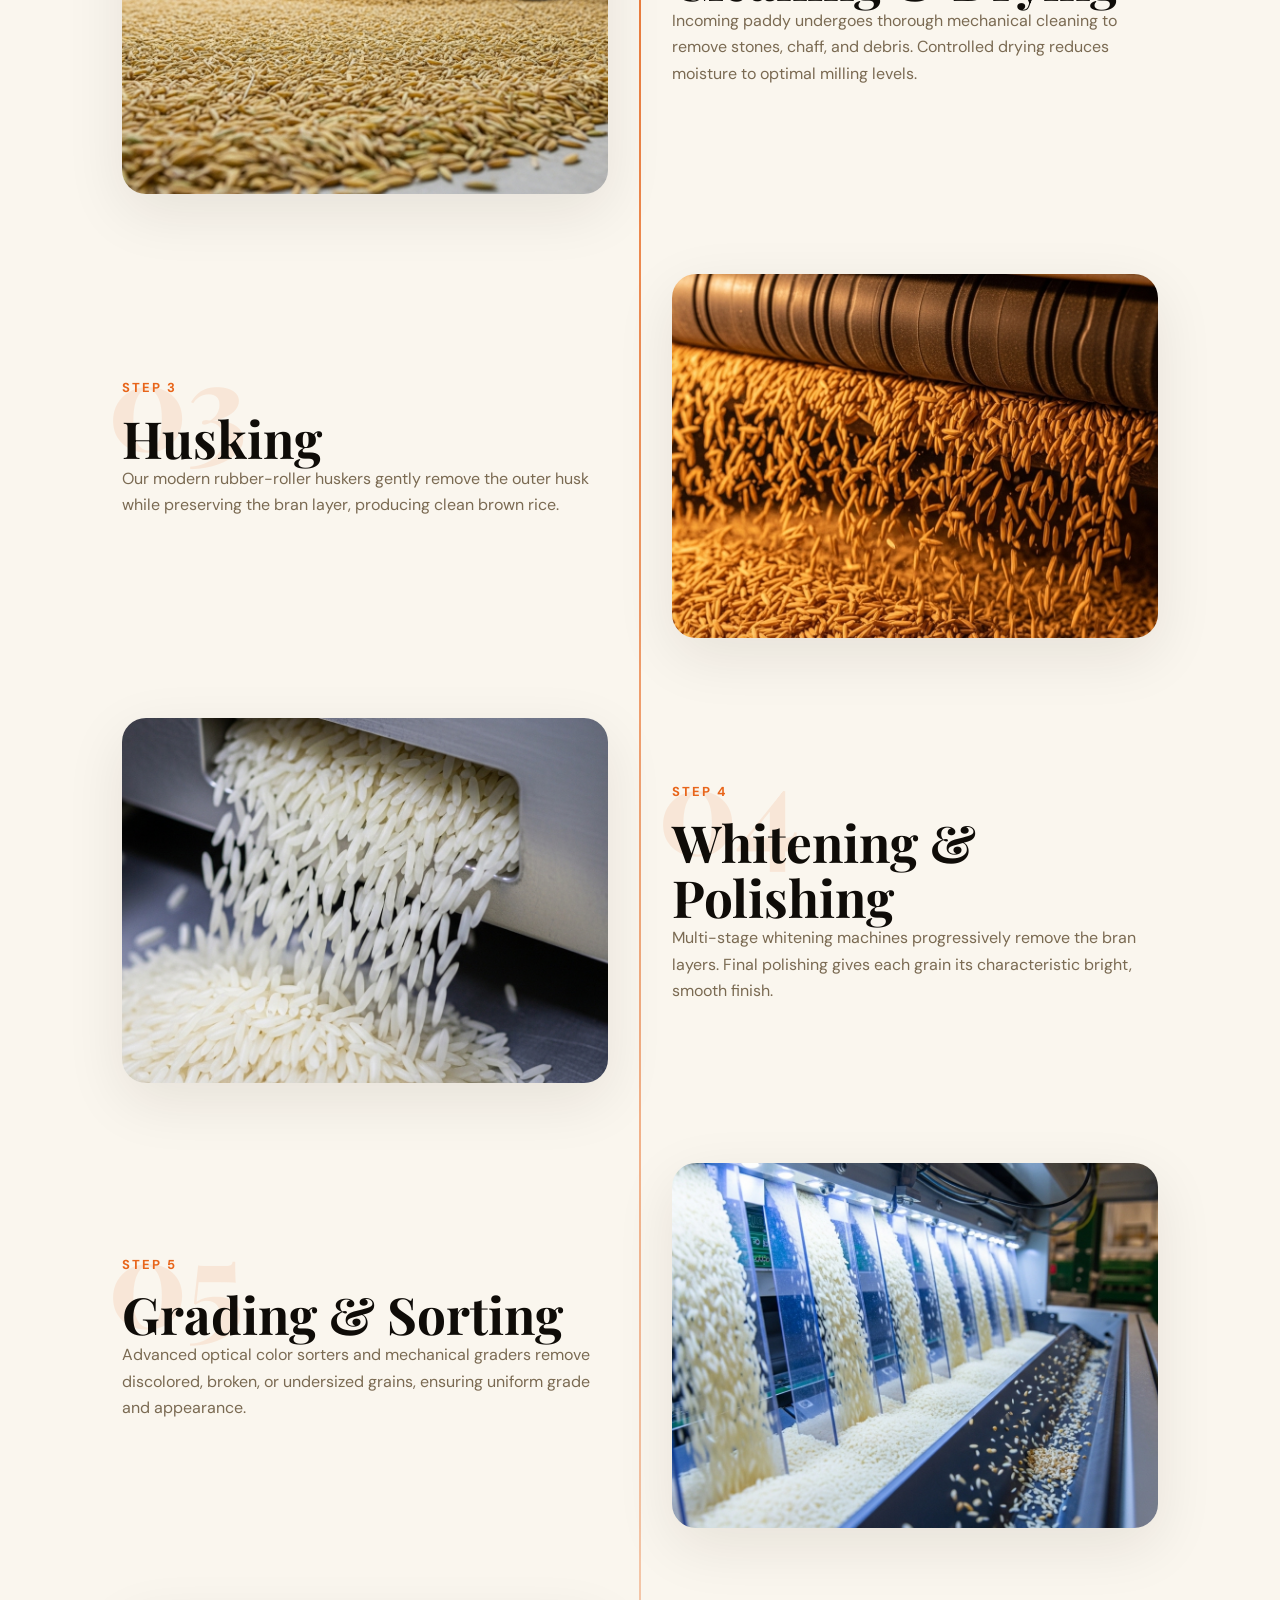
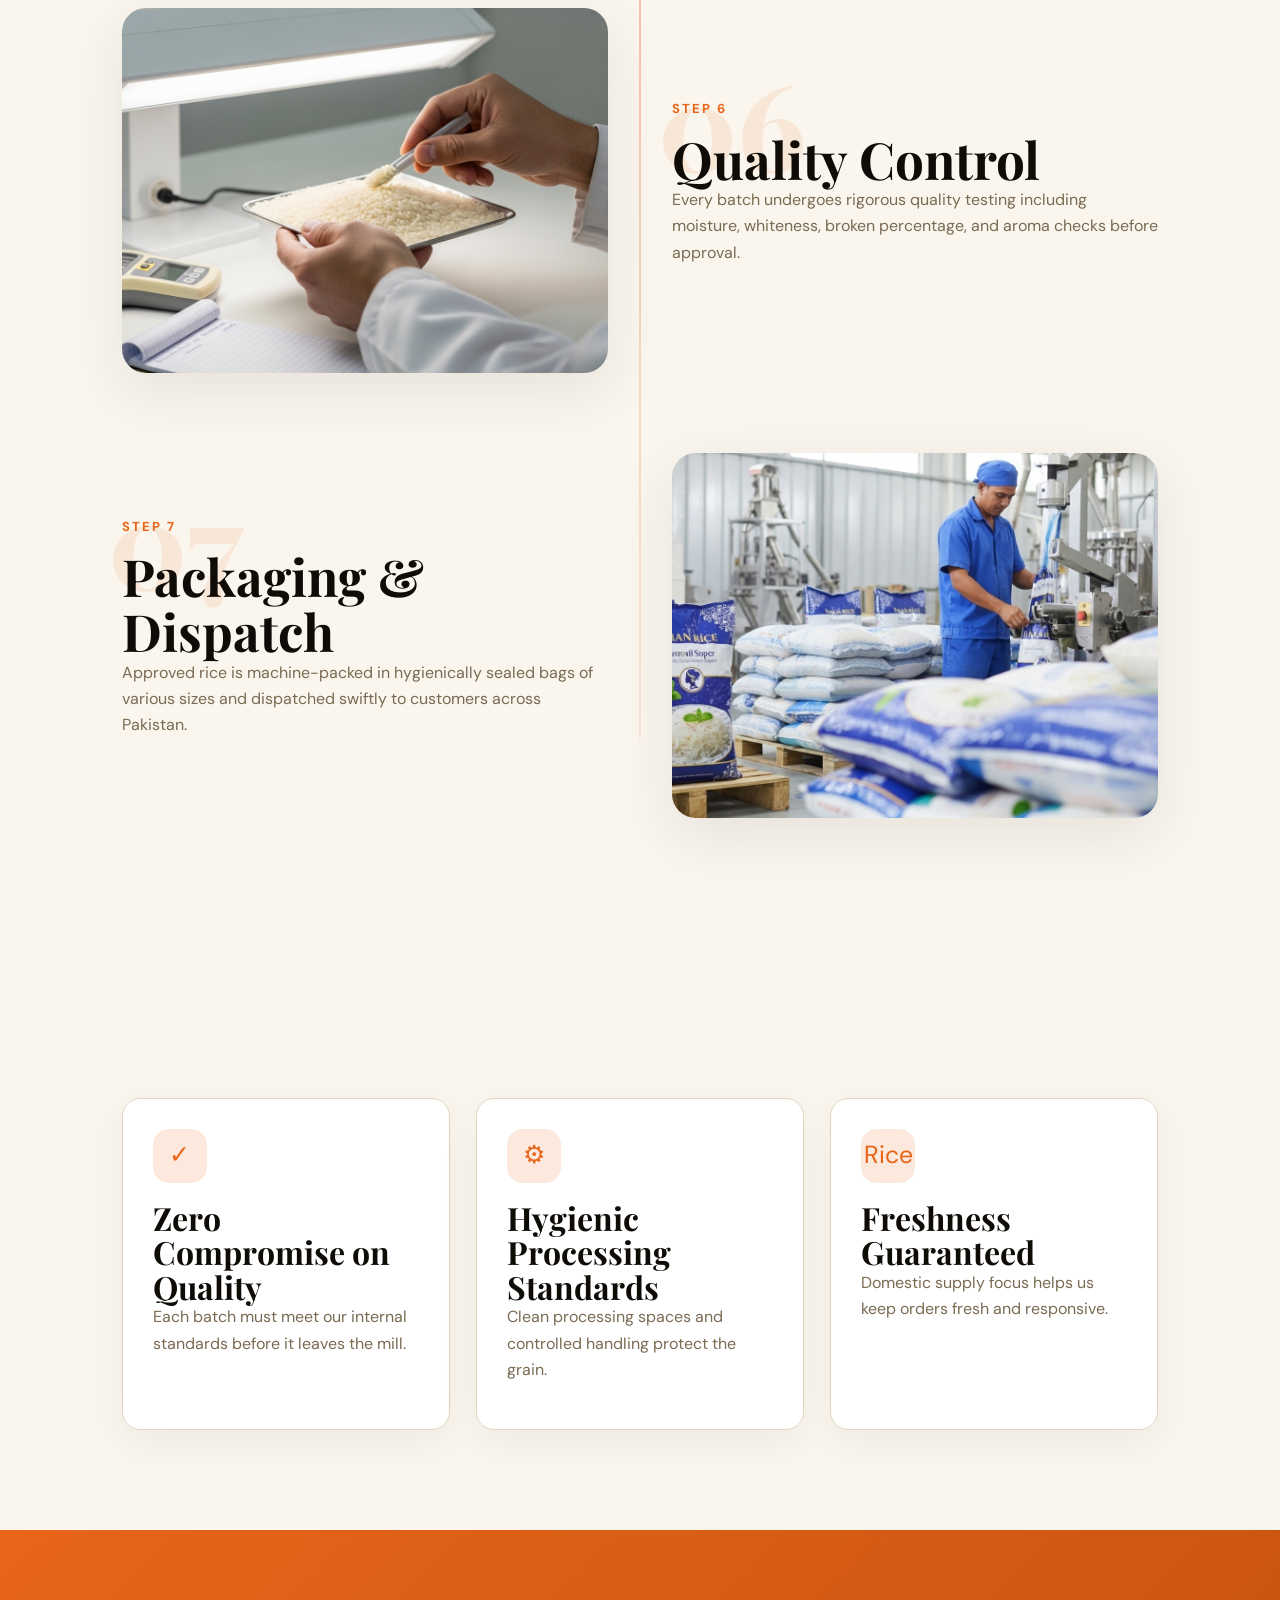
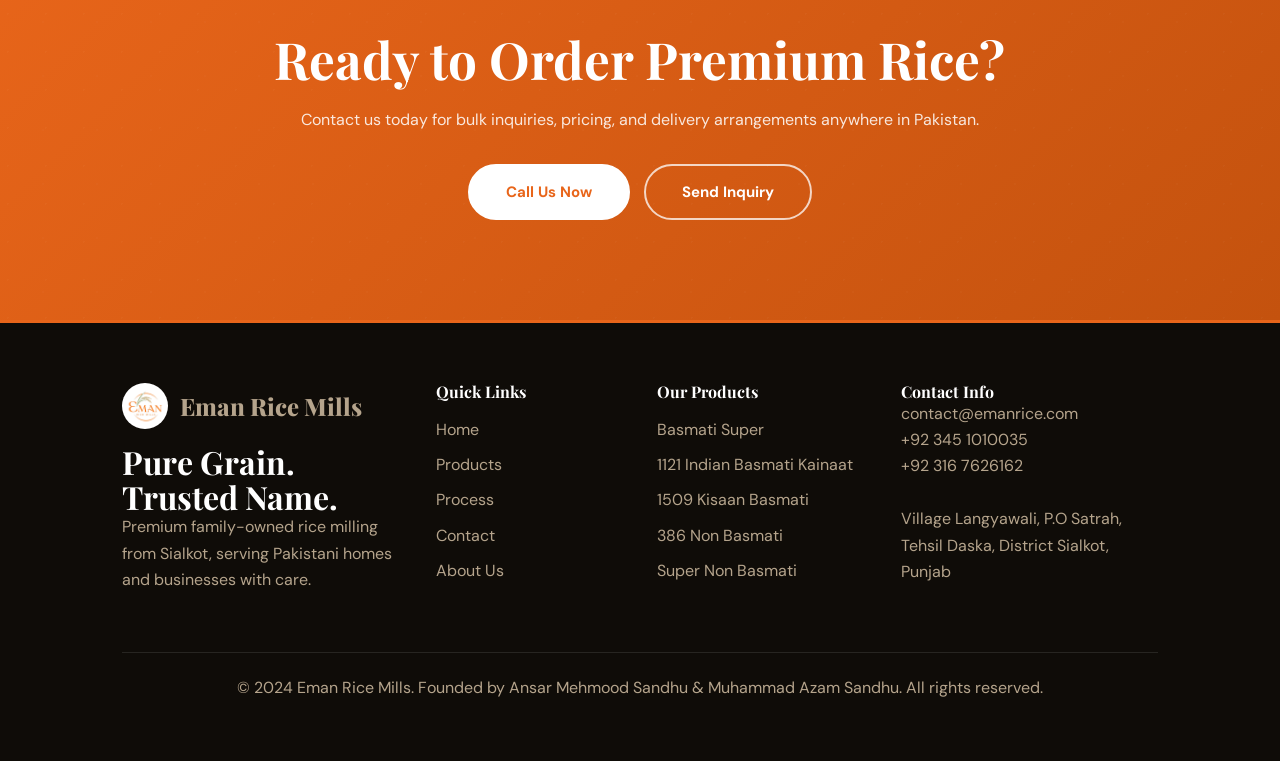
<file: process.html>
﻿<!DOCTYPE html>
<html lang="en">
<head>
  <meta charset="UTF-8"><meta name="viewport" content="width=device-width, initial-scale=1.0">
  <meta name="description" content="Eman Rice Mills - Premium rice milling in Sialkot, Pakistan. Founded 2014 by Ansar Mehmood Sandhu and Muhammad Azam Sandhu. Supplying quality rice across Pakistan.">
  <meta property="og:title" content="Eman Rice Mills | Pure Grain, Trusted Name"><meta property="og:description" content="See the seven-step milling process used by Eman Rice Mills for pure, clean rice.">
  <title>Our Milling Process | Eman Rice Mills</title>
  <link rel="preconnect" href="https://fonts.googleapis.com"><link rel="preconnect" href="https://fonts.gstatic.com" crossorigin>
  <link rel="icon" href="/favicon.ico" sizes="any">
  <link rel="icon" type="image/png" href="assets/logo-favicon.png">
  <link rel="apple-touch-icon" href="assets/logo-favicon.png">
  <link rel="stylesheet" href="css/style.css"><link rel="stylesheet" href="css/components.css"><link rel="stylesheet" href="css/animations.css">
</head>
<body>
  <a class="skip-link" href="#main">Skip to content</a>
  <header class="navbar" aria-label="Primary navigation"><div class="nav-inner"><a class="nav-logo" href="index.html" aria-label="Eman Rice Mills home"><img src="assets/logo-favicon.png" alt="Eman Rice Mills logo"> Eman Rice Mills</a><nav class="nav-links" aria-label="Main menu"><a href="index.html">Home</a><a href="products.html">Our Products</a><a class="active" href="process.html">Milling Process</a><a href="contact.html">Contact</a><a href="about.html">About Us</a></nav><div class="nav-actions"><a class="nav-cta" href="contact.html">Get a Quote</a></div><button class="menu-toggle" type="button" aria-label="Open navigation menu" aria-expanded="false"><span></span><span></span><span></span></button></div></header>
  <main id="main">
    <section class="page-hero" style="background:linear-gradient(135deg,rgba(15,12,8,.94),rgba(44,35,24,.78),rgba(232,101,26,.25)),url('assets/hero/hero-image.jpeg') center/cover"><div class="container reveal"><h1>Our Milling Process</h1><p>Every step perfected. Every grain pure.</p></div></section>
    <section class="section-padding"><div class="container section-intro reveal"><p class="eyebrow">Process</p><h2 class="section-heading">Quality Rice Begins Before Packaging</h2><p>At Eman Rice Mills, we believe that quality rice begins long before the packaging. Our end-to-end milling process is designed to preserve the natural purity, aroma, and nutritional value of every grain.</p></div></section>
    <section class="section-padding cream-section"><div class="container process-detail">
      <article class="process-step"><div class="process-copy reveal-left"><span class="step-watermark">01</span><p class="eyebrow">Step 1</p><h2>Paddy Procurement</h2><p>We source premium paddy directly from trusted farmers in Punjab's fertile regions, ensuring only the finest raw grain enters our facility.</p></div><div class="process-photo reveal-right"><img src="assets/process/paddy-procurement.jpeg" alt="Paddy procurement for Eman Rice Mills" loading="lazy"></div></article>
      <article class="process-step"><div class="process-copy reveal-right"><span class="step-watermark">02</span><p class="eyebrow">Step 2</p><h2>Cleaning &amp; Drying</h2><p>Incoming paddy undergoes thorough mechanical cleaning to remove stones, chaff, and debris. Controlled drying reduces moisture to optimal milling levels.</p></div><div class="process-photo reveal-left"><img src="assets/process/cleaning-drying.jpeg" alt="Cleaning and drying paddy during rice milling" loading="lazy"></div></article>
      <article class="process-step"><div class="process-copy reveal-left"><span class="step-watermark">03</span><p class="eyebrow">Step 3</p><h2>Husking</h2><p>Our modern rubber-roller huskers gently remove the outer husk while preserving the bran layer, producing clean brown rice.</p></div><div class="process-photo reveal-right"><img src="assets/process/husking.jpeg" alt="Rice husking process equipment" loading="lazy"></div></article>
      <article class="process-step"><div class="process-copy reveal-right"><span class="step-watermark">04</span><p class="eyebrow">Step 4</p><h2>Whitening &amp; Polishing</h2><p>Multi-stage whitening machines progressively remove the bran layers. Final polishing gives each grain its characteristic bright, smooth finish.</p></div><div class="process-photo reveal-left"><img src="assets/process/whitening-polishing.jpeg" alt="Whitening and polishing rice grains" loading="lazy"></div></article>
      <article class="process-step"><div class="process-copy reveal-left"><span class="step-watermark">05</span><p class="eyebrow">Step 5</p><h2>Grading &amp; Sorting</h2><p>Advanced optical color sorters and mechanical graders remove discolored, broken, or undersized grains, ensuring uniform grade and appearance.</p></div><div class="process-photo reveal-right"><img src="assets/process/grading-sorting.jpeg" alt="Grading and sorting rice grains" loading="lazy"></div></article>
      <article class="process-step"><div class="process-copy reveal-right"><span class="step-watermark">06</span><p class="eyebrow">Step 6</p><h2>Quality Control</h2><p>Every batch undergoes rigorous quality testing including moisture, whiteness, broken percentage, and aroma checks before approval.</p></div><div class="process-photo reveal-left"><img src="assets/process/quality-control.jpeg" alt="Quality control inspection for rice" loading="lazy"></div></article>
      <article class="process-step"><div class="process-copy reveal-left"><span class="step-watermark">07</span><p class="eyebrow">Step 7</p><h2>Packaging &amp; Dispatch</h2><p>Approved rice is machine-packed in hygienically sealed bags of various sizes and dispatched swiftly to customers across Pakistan.</p></div><div class="process-photo reveal-right"><img src="assets/process/packaging-dispatch.jpeg" alt="Rice packaging and dispatch process" loading="lazy"></div></article>
    </div></section>
    <section class="section-padding"><div class="container quality-grid"><article class="quality-card reveal"><span class="icon">&#10003;</span><h3>Zero Compromise on Quality</h3><p>Each batch must meet our internal standards before it leaves the mill.</p></article><article class="quality-card reveal"><span class="icon">&#9881;</span><h3>Hygienic Processing Standards</h3><p>Clean processing spaces and controlled handling protect the grain.</p></article><article class="quality-card reveal"><span class="icon">Rice</span><h3>Freshness Guaranteed</h3><p>Domestic supply focus helps us keep orders fresh and responsive.</p></article></div></section>
    <section class="section-padding cta-banner"><div class="container reveal"><h2 class="section-heading">Ready to Order Premium Rice?</h2><p>Contact us today for bulk inquiries, pricing, and delivery arrangements anywhere in Pakistan.</p><div class="cta-actions"><a class="btn-white" href="tel:+923451010035"> Call Us Now</a><a class="btn-outline-light" href="contact.html"> Send Inquiry</a></div></div></section>
  </main>
  <footer class="footer section-sm"><div class="container"><div class="footer-grid"><div><a class="footer-logo" href="index.html"><img src="assets/logo-favicon.png" alt="Eman Rice Mills logo"> Eman Rice Mills</a><h3>Pure Grain. Trusted Name.</h3><p>Premium family-owned rice milling from Sialkot, serving Pakistani homes and businesses with care.</p></div><div><h4>Quick Links</h4><ul><li><a href="index.html">Home</a></li><li><a href="products.html">Products</a></li><li><a href="process.html">Process</a></li><li><a href="contact.html">Contact</a></li><li><a href="about.html">About Us</a></li></ul></div><div><h4>Our Products</h4><ul><li>Basmati Super</li><li>1121 Indian Basmati Kainaat</li><li>1509 Kisaan Basmati</li><li>386 Non Basmati</li><li>Super Non Basmati</li></ul></div><div><h4>Contact Info</h4><address><a href="mailto:contact@emanrice.com">contact@emanrice.com</a><br><a href="tel:+923451010035">+92 345 1010035</a><br><a href="tel:+923167626162">+92 316 7626162</a><br><br>Village Langyawali, P.O Satrah, Tehsil Daska, District Sialkot, Punjab</address></div></div><div class="footer-bottom">&copy; 2024 Eman Rice Mills. Founded by Ansar Mehmood Sandhu & Muhammad Azam Sandhu. All rights reserved.</div></div></footer>
  <script src="js/main.js"></script>
</body>
</html>
</file>
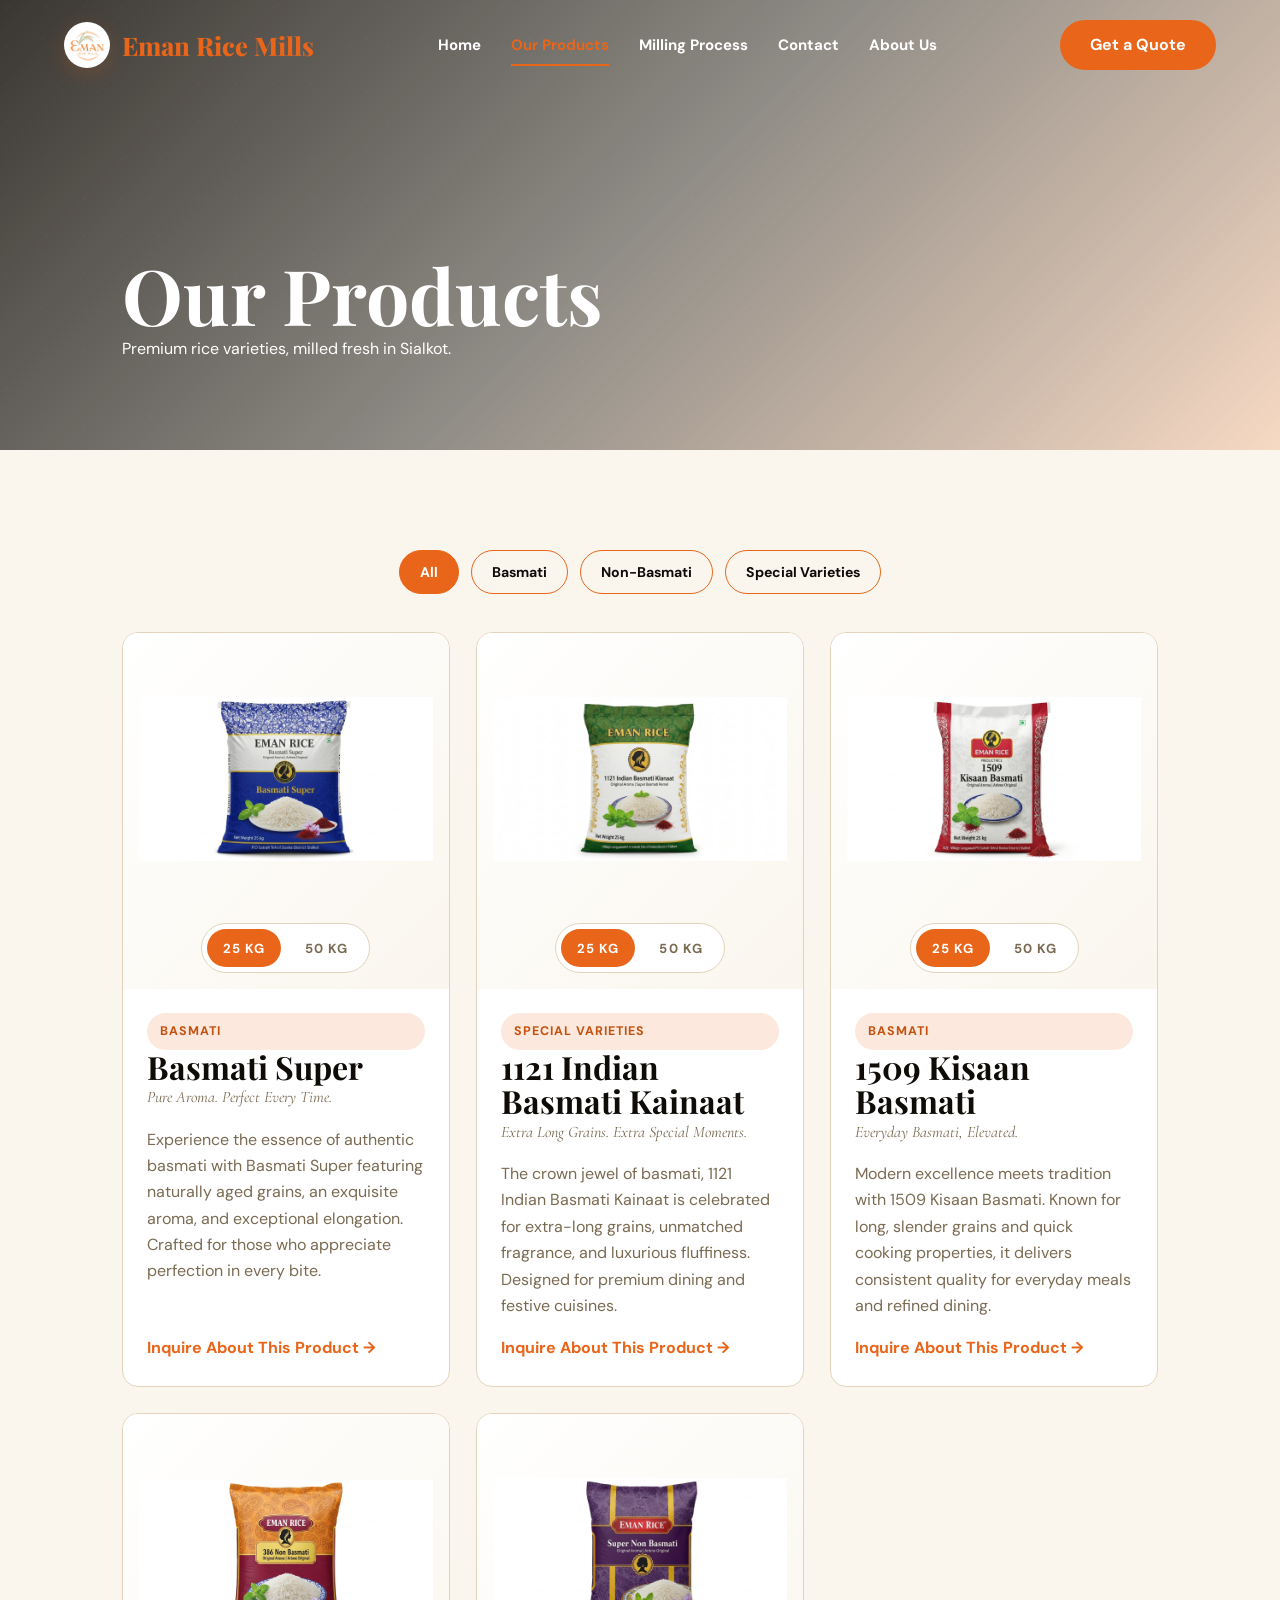
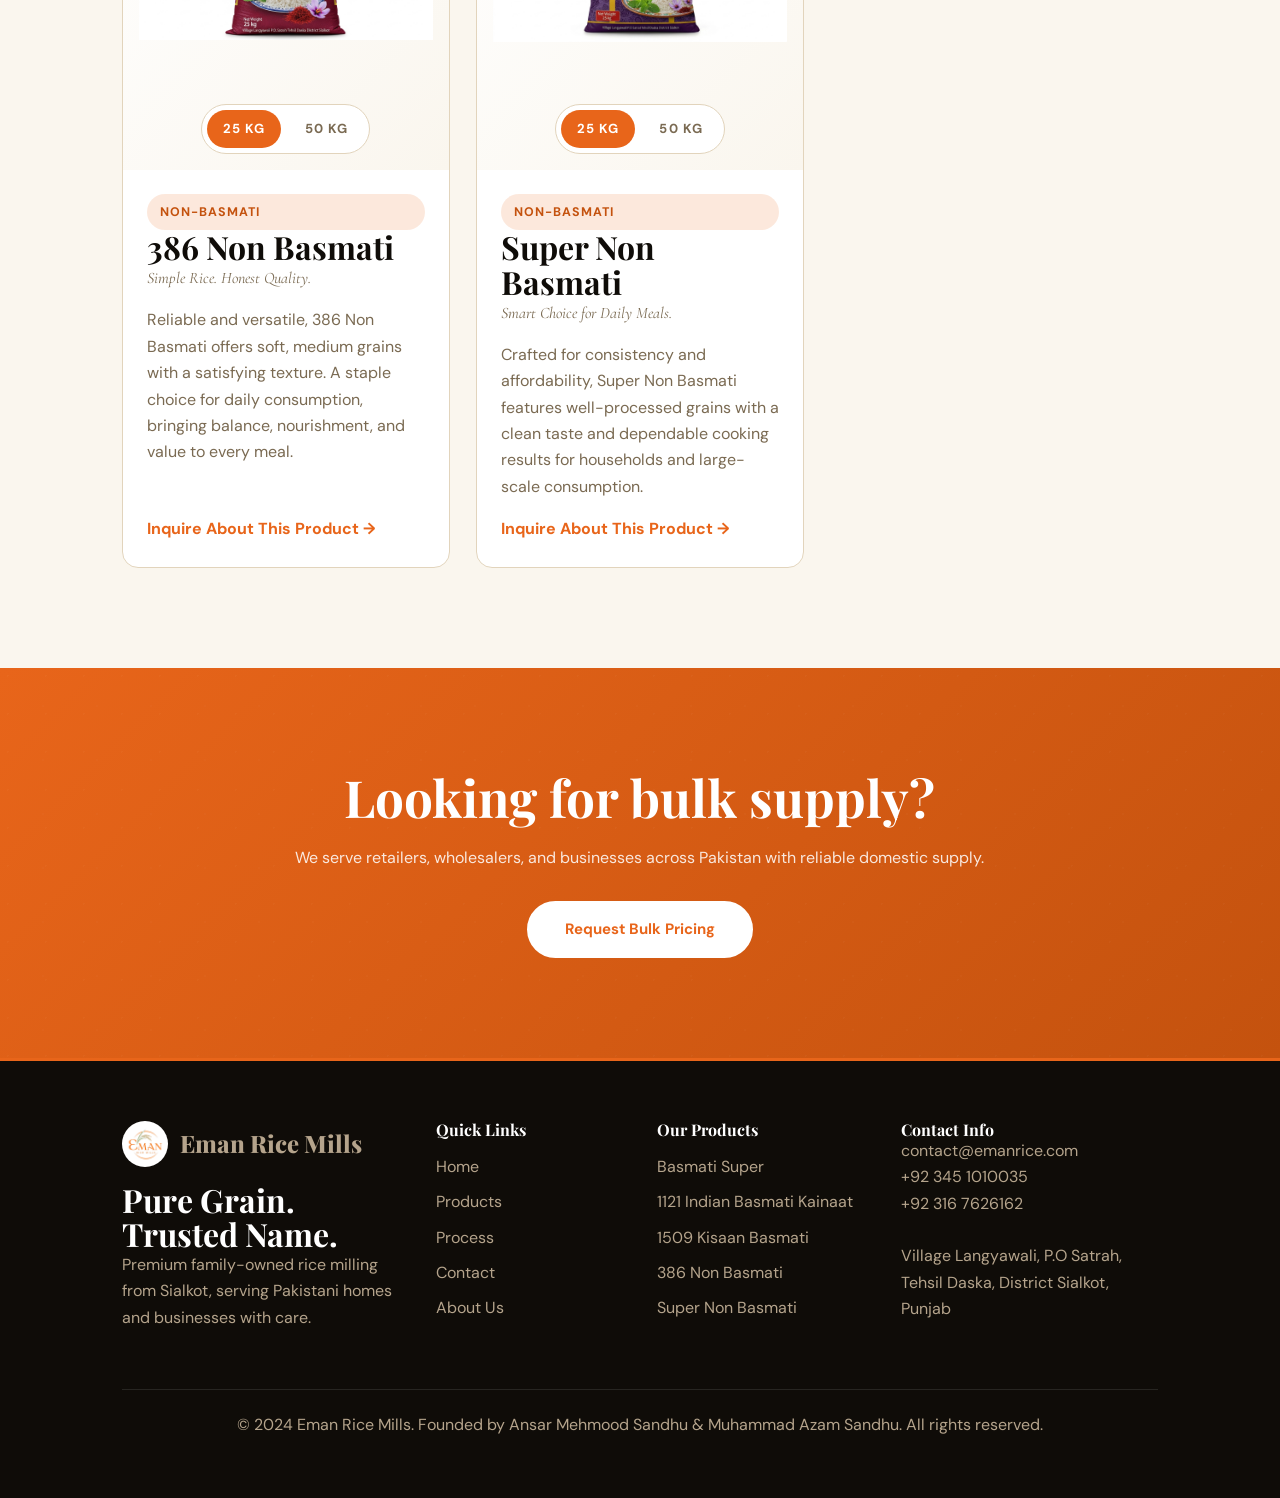
<file: products.html>
﻿<!DOCTYPE html>
<html lang="en">
<head>
  <meta charset="UTF-8"><meta name="viewport" content="width=device-width, initial-scale=1.0">
  <meta name="description" content="Eman Rice Mills - Premium rice milling in Sialkot, Pakistan. Founded 2014 by Ansar Mehmood Sandhu and Muhammad Azam Sandhu. Supplying quality rice across Pakistan.">
  <meta property="og:title" content="Eman Rice Mills | Pure Grain, Trusted Name"><meta property="og:description" content="Explore premium Basmati and Non-Basmati rice varieties milled fresh in Sialkot by Eman Rice Mills.">
  <title>Our Products | Eman Rice Mills</title>
  <link rel="preconnect" href="https://fonts.googleapis.com"><link rel="preconnect" href="https://fonts.gstatic.com" crossorigin>
  <link rel="icon" href="/favicon.ico" sizes="any">
  <link rel="icon" type="image/png" href="assets/logo-favicon.png">
  <link rel="apple-touch-icon" href="assets/logo-favicon.png">
  <link rel="stylesheet" href="css/style.css"><link rel="stylesheet" href="css/components.css"><link rel="stylesheet" href="css/animations.css">
</head>
<body>
  <a class="skip-link" href="#main">Skip to content</a>
  <header class="navbar" aria-label="Primary navigation"><div class="nav-inner"><a class="nav-logo" href="index.html" aria-label="Eman Rice Mills home"><img src="assets/logo-favicon.png" alt="Eman Rice Mills logo"> Eman Rice Mills</a><nav class="nav-links" aria-label="Main menu"><a href="index.html">Home</a><a class="active" href="products.html">Our Products</a><a href="process.html">Milling Process</a><a href="contact.html">Contact</a><a href="about.html">About Us</a></nav><div class="nav-actions"><a class="nav-cta" href="contact.html">Get a Quote</a></div><button class="menu-toggle" type="button" aria-label="Open navigation menu" aria-expanded="false"><span></span><span></span><span></span></button></div></header>
  <main id="main">
    <section class="page-hero" style="--hero-image:url('https://images.unsplash.com/photo-1586201375761-83865001e31c?w=1600&q=85')"><div class="container reveal"><h1>Our Products</h1><p>Premium rice varieties, milled fresh in Sialkot.</p></div></section>
    <section class="section-padding"><div class="container"><div class="filter-tabs" aria-label="Product filters"><button class="filter-tab active" data-filter="all" type="button">All</button><button class="filter-tab" data-filter="basmati" type="button">Basmati</button><button class="filter-tab" data-filter="non-basmati" type="button">Non-Basmati</button><button class="filter-tab" data-filter="special" type="button">Special Varieties</button></div><div class="product-grid">
      <article class="product-card card reveal" data-category="basmati"><div class="product-variant-toggle" data-product-variant><img src="assets/products/basmati-super-25kg.jpeg" alt="Basmati Super 25 kg rice pack" loading="lazy" data-variant-image><div class="variant-controls" aria-label="Choose Basmati Super bag size"><button class="variant-btn active" type="button" aria-pressed="true" data-variant-src="assets/products/basmati-super-25kg.jpeg" data-variant-alt="Basmati Super 25 kg rice pack">25 kg</button><button class="variant-btn" type="button" aria-pressed="false" data-variant-src="assets/products/basmati-super-50kg.jpeg" data-variant-alt="Basmati Super 50 kg rice pack">50 kg</button></div></div><div class="product-body"><span class="category-pill">Basmati</span><h3>Basmati Super</h3><p class="product-tagline">Pure Aroma. Perfect Every Time.</p><p>Experience the essence of authentic basmati with Basmati Super featuring naturally aged grains, an exquisite aroma, and exceptional elongation. Crafted for those who appreciate perfection in every bite.</p><a class="text-link" href="contact.html?product=Basmati%20Super">Inquire About This Product &rarr;</a></div></article>
      <article class="product-card card reveal" data-category="special"><div class="product-variant-toggle" data-product-variant><img src="assets/products/1121-indian-basmati-kainaat-25kg.jpeg" alt="1121 Indian Basmati Kainaat 25 kg rice pack" loading="lazy" data-variant-image><div class="variant-controls" aria-label="Choose 1121 Indian Basmati Kainaat bag size"><button class="variant-btn active" type="button" aria-pressed="true" data-variant-src="assets/products/1121-indian-basmati-kainaat-25kg.jpeg" data-variant-alt="1121 Indian Basmati Kainaat 25 kg rice pack">25 kg</button><button class="variant-btn" type="button" aria-pressed="false" data-variant-src="assets/products/1121-indian-basmati-kainaat-50kg.jpeg" data-variant-alt="1121 Indian Basmati Kainaat 50 kg rice pack">50 kg</button></div></div><div class="product-body"><span class="category-pill">Special Varieties</span><h3>1121 Indian Basmati Kainaat</h3><p class="product-tagline">Extra Long Grains. Extra Special Moments.</p><p>The crown jewel of basmati, 1121 Indian Basmati Kainaat is celebrated for extra-long grains, unmatched fragrance, and luxurious fluffiness. Designed for premium dining and festive cuisines.</p><a class="text-link" href="contact.html?product=1121%20Indian%20Basmati%20Kainaat">Inquire About This Product &rarr;</a></div></article>
      <article class="product-card card reveal" data-category="basmati"><div class="product-variant-toggle" data-product-variant><img src="assets/products/1509-kisaan-basmati-25kg.jpeg" alt="1509 Kisaan Basmati 25 kg rice pack" loading="lazy" data-variant-image><div class="variant-controls" aria-label="Choose 1509 Kisaan Basmati bag size"><button class="variant-btn active" type="button" aria-pressed="true" data-variant-src="assets/products/1509-kisaan-basmati-25kg.jpeg" data-variant-alt="1509 Kisaan Basmati 25 kg rice pack">25 kg</button><button class="variant-btn" type="button" aria-pressed="false" data-variant-src="assets/products/1509-kisaan-basmati-50kg.jpeg" data-variant-alt="1509 Kisaan Basmati 50 kg rice pack">50 kg</button></div></div><div class="product-body"><span class="category-pill">Basmati</span><h3>1509 Kisaan Basmati</h3><p class="product-tagline">Everyday Basmati, Elevated.</p><p>Modern excellence meets tradition with 1509 Kisaan Basmati. Known for long, slender grains and quick cooking properties, it delivers consistent quality for everyday meals and refined dining.</p><a class="text-link" href="contact.html?product=1509%20Kisaan%20Basmati">Inquire About This Product &rarr;</a></div></article>
      <article class="product-card card reveal" data-category="non-basmati"><div class="product-variant-toggle" data-product-variant><img src="assets/products/386-non-basmati-25kg.jpeg" alt="386 Non Basmati 25 kg rice pack" loading="lazy" data-variant-image><div class="variant-controls" aria-label="Choose 386 Non Basmati bag size"><button class="variant-btn active" type="button" aria-pressed="true" data-variant-src="assets/products/386-non-basmati-25kg.jpeg" data-variant-alt="386 Non Basmati 25 kg rice pack">25 kg</button><button class="variant-btn" type="button" aria-pressed="false" data-variant-src="assets/products/386-non-basmati-50kg.jpeg" data-variant-alt="386 Non Basmati 50 kg rice pack">50 kg</button></div></div><div class="product-body"><span class="category-pill">Non-Basmati</span><h3>386 Non Basmati</h3><p class="product-tagline">Simple Rice. Honest Quality.</p><p>Reliable and versatile, 386 Non Basmati offers soft, medium grains with a satisfying texture. A staple choice for daily consumption, bringing balance, nourishment, and value to every meal.</p><a class="text-link" href="contact.html?product=386%20Non%20Basmati">Inquire About This Product &rarr;</a></div></article>
      <article class="product-card card reveal" data-category="non-basmati"><div class="product-variant-toggle" data-product-variant><img src="assets/products/super-non-basmati-25kg.jpeg" alt="Super Non Basmati 25 kg rice pack" loading="lazy" data-variant-image><div class="variant-controls" aria-label="Choose Super Non Basmati bag size"><button class="variant-btn active" type="button" aria-pressed="true" data-variant-src="assets/products/super-non-basmati-25kg.jpeg" data-variant-alt="Super Non Basmati 25 kg rice pack">25 kg</button><button class="variant-btn" type="button" aria-pressed="false" data-variant-src="assets/products/super-non-basmati-50kg.jpeg" data-variant-alt="Super Non Basmati 50 kg rice pack">50 kg</button></div></div><div class="product-body"><span class="category-pill">Non-Basmati</span><h3>Super Non Basmati</h3><p class="product-tagline">Smart Choice for Daily Meals.</p><p>Crafted for consistency and affordability, Super Non Basmati features well-processed grains with a clean taste and dependable cooking results for households and large-scale consumption.</p><a class="text-link" href="contact.html?product=Super%20Non%20Basmati">Inquire About This Product &rarr;</a></div></article>
    </div></div></section>
    <section class="section-padding cta-banner"><div class="container reveal"><h2 class="section-heading">Looking for bulk supply?</h2><p>We serve retailers, wholesalers, and businesses across Pakistan with reliable domestic supply.</p><div class="cta-actions"><a class="btn-white" href="contact.html">Request Bulk Pricing</a></div></div></section>
  </main>
  <footer class="footer section-sm"><div class="container"><div class="footer-grid"><div><a class="footer-logo" href="index.html"><img src="assets/logo-favicon.png" alt="Eman Rice Mills logo"> Eman Rice Mills</a><h3>Pure Grain. Trusted Name.</h3><p>Premium family-owned rice milling from Sialkot, serving Pakistani homes and businesses with care.</p></div><div><h4>Quick Links</h4><ul><li><a href="index.html">Home</a></li><li><a href="products.html">Products</a></li><li><a href="process.html">Process</a></li><li><a href="contact.html">Contact</a></li><li><a href="about.html">About Us</a></li></ul></div><div><h4>Our Products</h4><ul><li>Basmati Super</li><li>1121 Indian Basmati Kainaat</li><li>1509 Kisaan Basmati</li><li>386 Non Basmati</li><li>Super Non Basmati</li></ul></div><div><h4>Contact Info</h4><address><a href="mailto:contact@emanrice.com">contact@emanrice.com</a><br><a href="tel:+923451010035">+92 345 1010035</a><br><a href="tel:+923167626162">+92 316 7626162</a><br><br>Village Langyawali, P.O Satrah, Tehsil Daska, District Sialkot, Punjab</address></div></div><div class="footer-bottom">&copy; 2024 Eman Rice Mills. Founded by Ansar Mehmood Sandhu & Muhammad Azam Sandhu. All rights reserved.</div></div></footer>
  <script src="js/main.js"></script>
</body>
</html>
</file>
<file: css/style.css>
@import url('https://fonts.googleapis.com/css2?family=Playfair+Display:ital,wght@0,400;0,600;0,700;0,800;1,400;1,600&family=DM+Sans:wght@300;400;500;600&family=Cormorant+Garamond:ital,wght@0,400;1,400;1,600&display=swap');

:root {
  --color-primary: #E8651A;
  --color-primary-dark: #C4520E;
  --color-primary-light: #F5874A;
  --color-primary-glow: rgba(232, 101, 26, 0.15);
  --color-dark: #0F0C08;
  --color-dark-2: #1A1510;
  --color-dark-3: #2C2318;
  --color-cream: #FAF6EE;
  --color-cream-2: #F2EBD9;
  --color-text-main: #1C1208;
  --color-text-muted: #7A6A52;
  --color-text-light: #B5A48C;
  --color-border: #E2D4BC;
  --font-display: "Playfair Display", Georgia, serif;
  --font-body: "DM Sans", Arial, sans-serif;
  --font-accent: "Cormorant Garamond", Georgia, serif;
  --shadow-soft: 0 18px 60px rgba(28, 18, 8, 0.09);
  --shadow-deep: 0 26px 80px rgba(15, 12, 8, 0.18);
}

* {
  box-sizing: border-box;
}

html {
  scroll-behavior: smooth;
}

body {
  margin: 0;
  background: var(--color-cream);
  color: var(--color-text-main);
  font-family: var(--font-body);
  line-height: 1.65;
  animation: pageFade 0.6s ease both;
}

body.nav-open {
  overflow: hidden;
}

img {
  display: block;
  max-width: 100%;
}

a {
  color: inherit;
}

p {
  margin: 0 0 1rem;
  color: var(--color-text-muted);
}

h1,
h2,
h3,
h4 {
  margin: 0;
  color: var(--color-dark);
  font-family: var(--font-display);
  line-height: 1.08;
}

h1 {
  font-size: clamp(36px, 6vw, 80px);
}

h2 {
  font-size: clamp(28px, 4vw, 54px);
}

h3 {
  font-size: clamp(20px, 2.5vw, 32px);
}

.skip-link {
  position: fixed;
  left: 16px;
  top: -60px;
  z-index: 2000;
  padding: 10px 16px;
  background: var(--color-primary);
  color: white;
  border-radius: 999px;
  transition: top 0.2s ease;
}

.skip-link:focus {
  top: 16px;
}

.hero {
  position: relative;
  min-height: 100vh;
  display: grid;
  align-items: center;
  overflow: hidden;
  isolation: isolate;
  padding: 150px 5% 80px;
  background: var(--color-dark);
}

.hero::before,
.page-hero::before,
.cta-banner::before,
.pattern-bg::before {
  content: "";
  position: absolute;
  inset: 0;
  pointer-events: none;
  background-image:
    radial-gradient(circle at 20% 20%, rgba(255,255,255,0.08) 0 1px, transparent 1px),
    radial-gradient(circle at 80% 70%, rgba(255,255,255,0.05) 0 1px, transparent 1px);
  background-size: 38px 38px, 54px 54px;
  opacity: 0.28;
  mix-blend-mode: screen;
}

.hero-bg {
  position: absolute;
  inset: -8% 0;
  z-index: -2;
  background-image:
    linear-gradient(135deg, rgba(15,12,8,0.80) 0%, rgba(15,12,8,0.40) 60%, rgba(232,101,26,0.15) 100%),
    url("../assets/hero/hero-image.jpeg");
  background-size: cover;
  background-position: center;
  transform: translateY(0);
  will-change: transform;
}

.hero-content {
  max-width: 790px;
  color: white;
}

.hero h1 {
  color: white;
  letter-spacing: -0.045em;
  max-width: 780px;
}

.hero h1 span {
  display: inline-block;
  opacity: 0;
  transform: translateY(24px);
  animation: wordRise 0.7s ease forwards;
  animation-delay: calc(var(--i) * 0.075s + 0.15s);
}

.hero-subtitle {
  max-width: 680px;
  margin: 24px 0 34px;
  color: var(--color-cream-2);
  font-family: var(--font-accent);
  font-size: clamp(18px, 2vw, 24px);
  font-style: italic;
}

.hero-actions,
.cta-actions {
  display: flex;
  flex-wrap: wrap;
  gap: 14px;
}

.trust-strip {
  display: flex;
  flex-wrap: wrap;
  gap: 16px 24px;
  margin-top: 34px;
  color: rgba(250, 246, 238, 0.86);
  font-size: 0.95rem;
}

.hero-scroll {
  position: absolute;
  left: 50%;
  bottom: 28px;
  width: 34px;
  height: 52px;
  border: 1px solid rgba(250, 246, 238, 0.45);
  border-radius: 999px;
  transform: translateX(-50%);
}

.hero-scroll::after {
  content: "";
  position: absolute;
  left: 50%;
  top: 12px;
  width: 7px;
  height: 7px;
  border-right: 2px solid white;
  border-bottom: 2px solid white;
  transform: translateX(-50%) rotate(45deg);
  animation: bounceChevron 1.6s ease infinite;
}

.stats-bar {
  background: var(--color-dark-2);
  color: white;
}

.stats-grid {
  display: grid;
  grid-template-columns: repeat(4, 1fr);
}

.stat {
  position: relative;
  padding: 34px 18px;
  text-align: center;
}

.stat:not(:last-child)::after {
  content: "";
  position: absolute;
  right: 0;
  top: 30%;
  height: 40%;
  width: 1px;
  background: linear-gradient(transparent, var(--color-primary), transparent);
}

.stat-number {
  display: block;
  color: white;
  font-family: var(--font-display);
  font-size: clamp(34px, 4vw, 56px);
  font-weight: 800;
  line-height: 1;
}

.stat-label {
  display: block;
  margin-top: 8px;
  color: var(--color-text-light);
  font-size: 0.88rem;
  letter-spacing: 0.06em;
  text-transform: uppercase;
}

.split {
  display: grid;
  grid-template-columns: minmax(0, 1fr) minmax(0, 1fr);
  gap: clamp(36px, 6vw, 78px);
  align-items: center;
}

.image-frame {
  position: relative;
  min-height: 560px;
  overflow: hidden;
  border-radius: 28px;
  background: var(--color-cream-2);
  box-shadow: var(--shadow-deep);
}

.image-frame::after {
  content: "";
  position: absolute;
  inset: 18px;
  border: 1px solid rgba(255, 255, 255, 0.45);
  border-radius: 22px;
}

.image-frame img {
  width: 100%;
  height: 100%;
  min-height: inherit;
  object-fit: cover;
}

.feature-pills {
  display: flex;
  flex-wrap: wrap;
  gap: 10px;
  margin: 24px 0 30px;
}

.feature-pills span,
.category-pill {
  display: inline-flex;
  align-items: center;
  border-radius: 999px;
  background: var(--color-primary-glow);
  color: var(--color-primary-dark);
  font-size: 0.78rem;
  font-weight: 700;
  letter-spacing: 0.08em;
  padding: 8px 13px;
  text-transform: uppercase;
}

.section-intro {
  max-width: 760px;
  margin: 0 auto 48px;
  text-align: center;
}

.section-intro .section-heading {
  margin-bottom: 14px;
}

.product-grid,
.why-grid,
.testimonial-grid,
.values-grid,
.quality-grid,
.contact-trust-grid {
  display: grid;
  grid-template-columns: repeat(3, 1fr);
  gap: 26px;
}

.leader-grid,
.values-grid {
  display: grid;
  grid-template-columns: repeat(2, 1fr);
  gap: 26px;
}

.product-card {
  display: flex;
  flex-direction: column;
  background: white;
}

.product-image {
  aspect-ratio: 4 / 3;
  overflow: hidden;
  background: var(--color-cream-2);
}

.product-variant-images {
  display: grid;
  grid-template-columns: repeat(2, minmax(0, 1fr));
  gap: 10px;
  padding: 12px;
  background: linear-gradient(135deg, #fff, var(--color-cream));
}

.product-variant-images figure {
  display: grid;
  gap: 8px;
  margin: 0;
  text-align: center;
}

.product-variant-images img {
  width: 100%;
  height: 220px;
  object-fit: contain;
  transition: transform 0.6s ease;
}

.product-variant-images figcaption {
  color: var(--color-primary-dark);
  font-size: 0.78rem;
  font-weight: 700;
  letter-spacing: 0.08em;
  text-transform: uppercase;
}

.product-variant-toggle {
  display: grid;
  gap: 14px;
  padding: 16px;
  background: linear-gradient(135deg, #fff, var(--color-cream));
  text-align: center;
}

.product-variant-toggle img {
  width: 100%;
  height: 260px;
  object-fit: contain;
  transition: opacity 0.2s ease, transform 0.45s ease;
}

.variant-controls {
  display: inline-flex;
  justify-content: center;
  gap: 8px;
  padding: 5px;
  margin: 0 auto;
  border: 1px solid var(--color-border);
  border-radius: 999px;
  background: white;
}

.variant-btn {
  min-height: 38px;
  border: 0;
  border-radius: 999px;
  padding: 8px 16px;
  background: transparent;
  color: var(--color-text-muted);
  cursor: pointer;
  font: 700 0.82rem var(--font-body);
  letter-spacing: 0.08em;
  text-transform: uppercase;
  transition: background 0.2s ease, color 0.2s ease, transform 0.2s ease;
}

.variant-btn.active,
.variant-btn:hover {
  background: var(--color-primary);
  color: white;
}

.product-image img {
  width: 100%;
  height: 100%;
  object-fit: cover;
  transition: transform 0.6s ease;
}

.product-card:hover .product-image img,
.product-card:hover .product-variant-images img,
.product-card:hover .product-variant-toggle img,
.process-step:hover img {
  transform: scale(1.05);
}

.product-body {
  display: flex;
  flex: 1;
  flex-direction: column;
  padding: 24px;
}

.product-tagline,
.testimonial-card blockquote {
  color: var(--color-text-muted);
  font-family: var(--font-accent);
  font-style: italic;
}

.text-link {
  display: inline-flex;
  align-items: center;
  gap: 8px;
  margin-top: auto;
  color: var(--color-primary);
  font-weight: 700;
  text-decoration: none;
}

.cream-section,
.pattern-bg {
  position: relative;
  overflow: hidden;
  background: var(--color-cream);
}

.pattern-bg::before {
  background-image: radial-gradient(ellipse at center, rgba(232,101,26,0.16) 0 2px, transparent 2px);
  background-size: 44px 18px;
  opacity: 0.23;
  mix-blend-mode: multiply;
}

.icon-card,
.quality-card,
.trust-card,
.mission-card,
.leader-card {
  position: relative;
  z-index: 1;
  padding: 30px;
  background: white;
  border: 1px solid var(--color-border);
  border-radius: 18px;
  box-shadow: 0 12px 42px rgba(28, 18, 8, 0.05);
}

.icon {
  display: inline-grid;
  place-items: center;
  width: 54px;
  height: 54px;
  margin-bottom: 18px;
  border-radius: 16px;
  background: var(--color-primary-glow);
  color: var(--color-primary);
  font-size: 1.55rem;
}

.dark-section {
  background: var(--color-dark);
  color: white;
}

.dark-section h2,
.dark-section h3 {
  color: white;
}

.dark-section p {
  color: var(--color-text-light);
}

.process-timeline {
  display: grid;
  grid-template-columns: repeat(7, minmax(160px, 1fr));
  gap: 18px;
  overflow-x: auto;
  padding: 12px 4px 24px;
}

.timeline-item {
  position: relative;
  min-height: 170px;
  padding: 22px;
  border: 1px solid rgba(255, 255, 255, 0.12);
  border-radius: 18px;
  background: rgba(255, 255, 255, 0.045);
}

.timeline-number {
  display: inline-grid;
  place-items: center;
  width: 44px;
  height: 44px;
  margin-bottom: 14px;
  border-radius: 50%;
  background: var(--color-primary);
  color: white;
  font-family: var(--font-display);
  font-weight: 800;
}

.testimonial-card {
  position: relative;
  padding: 34px;
  background: var(--color-cream);
  border-radius: 22px;
  border: 1px solid var(--color-border);
}

.testimonial-card::before {
  content: "“";
  position: absolute;
  top: -2px;
  right: 24px;
  color: var(--color-primary);
  font-family: var(--font-display);
  font-size: 88px;
  line-height: 1;
  opacity: 0.22;
}

.testimonial-card blockquote {
  margin: 0 0 22px;
  color: var(--color-dark);
  font-size: 1.35rem;
  line-height: 1.35;
}

.cta-banner {
  position: relative;
  overflow: hidden;
  background: linear-gradient(135deg, var(--color-primary), var(--color-primary-dark));
  color: white;
  text-align: center;
}

.cta-banner h2 {
  color: white;
}

.cta-banner p {
  max-width: 760px;
  margin: 18px auto 30px;
  color: rgba(255, 255, 255, 0.86);
}

.cta-banner .cta-actions {
  justify-content: center;
}

.contact-preview {
  background: var(--color-dark-2);
  color: white;
}

.contact-preview-grid {
  display: grid;
  grid-template-columns: repeat(3, 1fr);
  gap: 24px;
}

.contact-preview strong {
  color: white;
}

.contact-preview span {
  display: block;
  color: var(--color-text-light);
}

.page-hero {
  position: relative;
  min-height: 50vh;
  display: grid;
  place-items: end start;
  overflow: hidden;
  padding: 150px 5% 72px;
  background:
    linear-gradient(135deg, rgba(15,12,8,0.82), rgba(15,12,8,0.45), rgba(232,101,26,0.2)),
    var(--hero-image, url("../assets/hero/hero-image.jpeg")) center/cover;
  color: white;
}

.page-hero.compact {
  min-height: 45vh;
}

.page-hero h1,
.page-hero p {
  color: white;
}

.breadcrumb {
  margin-top: 12px;
  color: var(--color-cream-2);
  font-size: 0.94rem;
}

.filter-tabs {
  display: flex;
  flex-wrap: wrap;
  justify-content: center;
  gap: 12px;
  margin-bottom: 38px;
}

.filter-tab {
  min-height: 44px;
  padding: 10px 20px;
  border: 1px solid var(--color-primary);
  border-radius: 999px;
  background: transparent;
  color: var(--color-dark);
  cursor: pointer;
  font: 700 0.88rem var(--font-body);
}

.filter-tab.active,
.filter-tab:hover {
  background: var(--color-primary);
  color: white;
}

.product-card.is-hidden {
  display: none;
}

.process-detail {
  position: relative;
}

.process-detail::before {
  content: "";
  position: absolute;
  left: 50%;
  top: 80px;
  bottom: 80px;
  width: 2px;
  background: linear-gradient(var(--color-primary), rgba(232,101,26,0.1));
  transform: translateX(-50%);
}

.process-step {
  position: relative;
  display: grid;
  grid-template-columns: repeat(2, minmax(0, 1fr));
  gap: 64px;
  align-items: center;
  margin-bottom: 80px;
}

.process-step:nth-child(even) .process-copy {
  order: 2;
}

.process-copy,
.process-photo {
  position: relative;
  z-index: 1;
}

.step-watermark {
  position: absolute;
  top: -36px;
  left: -14px;
  z-index: -1;
  color: var(--color-primary);
  font-family: var(--font-display);
  font-size: 120px;
  font-weight: 800;
  line-height: 1;
  opacity: 0.1;
}

.process-photo {
  overflow: hidden;
  border-radius: 24px;
  box-shadow: var(--shadow-soft);
}

.process-photo img {
  width: 100%;
  aspect-ratio: 4 / 3;
  object-fit: cover;
  transition: transform 0.65s ease;
}

.timeline-vertical {
  position: relative;
  display: grid;
  gap: 24px;
  max-width: 980px;
  margin: 0 auto;
}

.timeline-entry {
  display: grid;
  grid-template-columns: 1fr auto 1fr;
  gap: 22px;
  align-items: center;
}

.timeline-entry:nth-child(even) .timeline-card {
  grid-column: 3;
}

.timeline-entry:nth-child(even) .timeline-year {
  grid-column: 2;
  grid-row: 1;
}

.timeline-card {
  padding: 24px;
  background: white;
  border: 1px solid var(--color-border);
  border-radius: 16px;
}

.timeline-year {
  display: grid;
  place-items: center;
  width: 82px;
  height: 82px;
  border-radius: 50%;
  background: var(--color-primary);
  color: white;
  font-family: var(--font-display);
  font-weight: 800;
}

.contact-layout {
  display: grid;
  grid-template-columns: 0.9fr 1.1fr;
  gap: 42px;
  align-items: start;
}

.contact-panel,
.form-panel {
  padding: clamp(28px, 4vw, 46px);
  background: white;
  border: 1px solid var(--color-border);
  border-radius: 26px;
  box-shadow: var(--shadow-soft);
}

.contact-list {
  display: grid;
  gap: 18px;
  margin: 26px 0;
}

.contact-list div {
  padding-bottom: 16px;
  border-bottom: 1px solid var(--color-border);
}

.whatsapp {
  display: inline-flex;
  align-items: center;
  justify-content: center;
  min-height: 46px;
  padding: 12px 22px;
  border-radius: 999px;
  background: #25D366;
  color: white;
  font-weight: 700;
  text-decoration: none;
}

.map-card {
  margin-top: 24px;
  padding: 28px;
  border-radius: 22px;
  background:
    radial-gradient(circle at 55% 43%, rgba(232,101,26,0.28) 0 10px, transparent 11px),
    linear-gradient(135deg, var(--color-cream), #fff);
  border: 1px solid var(--color-border);
}

.form-grid {
  display: grid;
  grid-template-columns: repeat(2, 1fr);
  gap: 18px;
}

.form-group.full {
  grid-column: 1 / -1;
}

label {
  display: block;
  margin-bottom: 8px;
  color: var(--color-dark);
  font-size: 0.9rem;
  font-weight: 700;
}

input,
select,
textarea {
  width: 100%;
  min-height: 48px;
  border: 1px solid var(--color-border);
  border-radius: 10px;
  padding: 14px 18px;
  background: #fff;
  color: var(--color-text-main);
  font: 400 1rem var(--font-body);
  outline: none;
  transition: border 0.2s ease, box-shadow 0.2s ease;
}

textarea {
  resize: vertical;
}

input:focus,
select:focus,
textarea:focus {
  border-color: var(--color-primary);
  box-shadow: 0 0 0 4px var(--color-primary-glow);
}

.field-error {
  min-height: 18px;
  margin-top: 5px;
  color: #b42318;
  font-size: 0.8rem;
}

.form-message {
  margin-top: 18px;
  font-weight: 700;
}

@media (max-width: 1023px) {
  .hero-bg {
    inset: 0;
    background-size: cover, contain;
    background-position: center, center center;
    background-repeat: no-repeat;
    transform: none !important;
  }

  .page-hero {
    background-size: contain !important;
    background-position: center bottom !important;
    background-repeat: no-repeat !important;
    background-color: var(--color-dark) !important;
  }

  .split,
  .contact-layout,
  .process-step {
    grid-template-columns: 1fr;
  }

  .image-frame {
    min-height: 0;
  }

  .image-frame img {
    width: 100%;
    height: auto;
    min-height: 0;
    object-fit: contain;
  }

  .product-image,
  .process-photo {
    background: var(--color-cream-2);
  }

  .product-image img {
    object-fit: contain;
    padding: 10px;
  }

  .product-variant-images img {
    height: 190px;
    object-fit: contain;
  }

  .product-variant-toggle img {
    height: 220px;
  }

  .process-photo img {
    height: auto;
    aspect-ratio: auto;
    object-fit: contain;
  }

  .product-card:hover .product-image img,
  .product-card:hover .product-variant-images img,
  .product-card:hover .product-variant-toggle img,
  .process-step:hover img {
    transform: none;
  }

  .product-grid,
  .why-grid,
  .testimonial-grid,
  .leader-grid,
  .values-grid,
  .quality-grid,
  .contact-trust-grid {
    grid-template-columns: repeat(2, 1fr);
  }

  .stats-grid,
  .contact-preview-grid {
    grid-template-columns: repeat(2, 1fr);
  }

  .process-detail::before {
    left: 12px;
  }

  .process-step:nth-child(even) .process-copy {
    order: initial;
  }
}

@media (max-width: 767px) {
  .hero {
    min-height: auto;
    padding: 128px 5% 56px;
    text-align: center;
  }

  .hero-bg {
    position: relative;
    inset: auto;
    z-index: 0;
    width: calc(100% + 10%);
    min-height: 42vh;
    margin: -18px -5% 28px;
    order: -1;
    background-image: url("../assets/hero/hero-image.jpeg") !important;
    background-size: contain !important;
    background-position: center center !important;
    background-repeat: no-repeat !important;
    background-color: var(--color-dark);
    border-bottom: 1px solid rgba(255, 255, 255, 0.16);
  }

  .hero-content {
    position: relative;
    z-index: 1;
  }

  .hero {
    display: flex;
    flex-direction: column;
  }

  .hero-content {
    margin: 0 auto;
  }

  .hero-actions,
  .cta-actions {
    flex-direction: column;
  }

  .hero-actions .btn-primary,
  .hero-actions .btn-outline-light,
  .cta-actions a,
  .form-panel button {
    width: 100%;
    justify-content: center;
  }

  .trust-strip {
    justify-content: center;
  }

  .stats-grid,
  .product-grid,
  .why-grid,
  .testimonial-grid,
  .leader-grid,
  .values-grid,
  .quality-grid,
  .contact-preview-grid,
  .contact-trust-grid,
  .form-grid {
    grid-template-columns: 1fr;
  }

  .product-variant-images {
    gap: 8px;
    padding: 10px;
  }

  .product-variant-images img {
    height: 170px;
  }

  .product-variant-toggle img {
    height: 230px;
  }

  .variant-controls {
    width: 100%;
  }

  .variant-btn {
    flex: 1;
  }

  .stat:not(:last-child)::after {
    top: auto;
    right: 20%;
    bottom: 0;
    left: 20%;
    width: auto;
    height: 1px;
  }

  .image-frame {
    min-height: 0;
  }

  .section-intro {
    margin-bottom: 34px;
  }

  .page-hero {
    min-height: 45vh;
    padding-top: 128px;
  }

  .timeline-entry,
  .timeline-entry:nth-child(even) .timeline-card {
    display: block;
  }

  .timeline-year {
    width: 70px;
    height: 70px;
    margin-bottom: 12px;
  }
}
</file>
<file: css/components.css>
.container {
  width: min(1200px, 90%);
  margin: 0 auto;
}

.section-padding {
  padding: 100px 5%;
}

.section-sm {
  padding: 60px 5%;
}

.eyebrow {
  margin-bottom: 12px;
  color: var(--color-primary);
  font-family: var(--font-body);
  font-size: 13px;
  font-weight: 700;
  letter-spacing: 2px;
  text-transform: uppercase;
}

.section-heading {
  color: var(--color-dark);
  font-family: var(--font-display);
  font-size: clamp(30px, 4vw, 52px);
  font-weight: 700;
  line-height: 1.15;
}

.btn-primary,
.btn-secondary,
.btn-white,
.btn-outline-light {
  position: relative;
  display: inline-flex;
  align-items: center;
  justify-content: center;
  min-height: 48px;
  gap: 8px;
  overflow: hidden;
  padding: 14px 36px;
  border-radius: 50px;
  font-family: var(--font-body);
  font-size: 15px;
  font-weight: 700;
  text-decoration: none;
  transition: all 0.3s ease;
}

.btn-primary {
  border: 2px solid var(--color-primary);
  background: var(--color-primary);
  color: white;
}

.btn-primary:hover {
  border-color: var(--color-primary-dark);
  background: var(--color-primary-dark);
  box-shadow: 0 16px 35px var(--color-primary-glow);
  transform: translateY(-2px) scale(1.04);
}

.btn-secondary {
  border: 2px solid var(--color-primary);
  background: transparent;
  color: var(--color-primary);
}

.btn-secondary:hover {
  background: var(--color-primary);
  color: white;
  transform: translateY(-2px);
}

.btn-white {
  border: 2px solid white;
  background: white;
  color: var(--color-primary);
}

.btn-white:hover {
  background: transparent;
  color: white;
  transform: translateY(-2px);
}

.btn-outline-light {
  border: 2px solid rgba(255, 255, 255, 0.75);
  background: transparent;
  color: white;
}

.btn-outline-light:hover {
  background: white;
  color: var(--color-primary);
  transform: translateY(-2px);
}

.card {
  overflow: hidden;
  border: 1px solid var(--color-border);
  border-radius: 16px;
  background: white;
  transition: all 0.35s ease;
}

.card:hover {
  border-color: var(--color-primary);
  box-shadow: 0 20px 60px rgba(232,101,26,0.12);
  transform: translateY(-8px);
}

.divider-orange {
  width: 60px;
  height: 3px;
  margin: 16px 0 24px;
  border-radius: 2px;
  background: var(--color-primary);
}

.navbar {
  position: fixed;
  top: 0;
  left: 0;
  z-index: 1000;
  width: 100%;
  padding: 20px 5%;
  background: transparent;
  transition: all 0.4s ease;
}

.navbar.scrolled,
.navbar.nav-open {
  padding: 14px 5%;
  background: rgba(255,255,255,0.97);
  box-shadow: 0 2px 30px rgba(0,0,0,0.08);
  backdrop-filter: blur(12px);
}

.nav-inner {
  display: grid;
  grid-template-columns: auto 1fr auto;
  align-items: center;
  gap: 28px;
}

.nav-logo {
  display: inline-flex;
  align-items: center;
  gap: 12px;
  color: var(--color-primary);
  font-family: var(--font-display);
  font-size: 1.6rem;
  font-weight: 800;
  text-decoration: none;
}

.nav-logo img {
  width: 46px;
  height: 46px;
  border-radius: 50%;
  object-fit: cover;
  box-shadow: 0 6px 22px rgba(232,101,26,0.2);
}

.nav-links {
  display: flex;
  justify-content: center;
  gap: 30px;
}

.nav-links a {
  position: relative;
  color: white;
  font-size: 0.94rem;
  font-weight: 700;
  text-decoration: none;
  transition: color 0.25s ease;
}

.navbar.scrolled .nav-links a,
.navbar.nav-open .nav-links a,
.navbar.light .nav-links a {
  color: var(--color-dark);
}

.nav-links a::after {
  content: "";
  position: absolute;
  left: 0;
  bottom: -8px;
  width: 0;
  height: 2px;
  background: var(--color-primary);
  transition: width 0.25s ease;
}

.nav-links a:hover,
.nav-links a.active {
  color: var(--color-primary);
}

.nav-links a:hover::after,
.nav-links a.active::after {
  width: 100%;
}

.nav-actions {
  display: flex;
  align-items: center;
  gap: 14px;
}

.nav-phone {
  color: white;
  font-weight: 700;
  text-decoration: none;
}

.navbar.scrolled .nav-phone,
.navbar.nav-open .nav-phone,
.navbar.light .nav-phone {
  color: var(--color-dark);
}

.nav-cta {
  border: 2px solid var(--color-primary);
  border-radius: 50px;
  background: var(--color-primary);
  color: white;
  padding: 10px 28px;
  font-family: var(--font-body);
  font-weight: 700;
  text-decoration: none;
  transition: all 0.3s ease;
}

.nav-cta:hover {
  background: transparent;
  color: var(--color-primary);
}

.menu-toggle {
  display: none;
  width: 48px;
  height: 48px;
  border: 1px solid rgba(232,101,26,0.35);
  border-radius: 50%;
  background: rgba(255,255,255,0.12);
  cursor: pointer;
}

.menu-toggle span {
  display: block;
  width: 20px;
  height: 2px;
  margin: 5px auto;
  background: var(--color-primary);
  transition: transform 0.3s ease, opacity 0.3s ease;
}

.menu-toggle.active span:nth-child(1) {
  transform: translateY(7px) rotate(45deg);
}

.menu-toggle.active span:nth-child(2) {
  opacity: 0;
}

.menu-toggle.active span:nth-child(3) {
  transform: translateY(-7px) rotate(-45deg);
}

.footer {
  border-top: 3px solid var(--color-primary);
  background: var(--color-dark);
  color: white;
}

.footer-grid {
  display: grid;
  grid-template-columns: 1.2fr 0.8fr 0.9fr 1.1fr;
  gap: 34px;
}

.footer h3,
.footer h4 {
  color: white;
}

.footer p,
.footer li,
.footer address {
  color: var(--color-text-light);
  font-style: normal;
}

.footer-logo {
  display: inline-flex;
  align-items: center;
  gap: 12px;
  margin-bottom: 16px;
  color: var(--color-primary);
  font-family: var(--font-display);
  font-size: 1.5rem;
  font-weight: 800;
  text-decoration: none;
}

.footer-logo img {
  width: 46px;
  height: 46px;
  border-radius: 50%;
  object-fit: cover;
}

.footer ul {
  display: grid;
  gap: 9px;
  padding: 0;
  margin: 16px 0 0;
  list-style: none;
}

.footer a {
  color: var(--color-text-light);
  text-decoration: none;
  transition: color 0.2s ease;
}

.footer a:hover {
  color: var(--color-primary);
}

.footer-bottom {
  margin-top: 42px;
  padding-top: 22px;
  border-top: 1px solid rgba(255,255,255,0.1);
  color: var(--color-text-light);
  text-align: center;
}

@media (max-width: 1023px) {
  .section-padding {
    padding: 78px 5%;
  }

  .nav-inner {
    grid-template-columns: auto auto;
    justify-content: space-between;
  }

  .menu-toggle {
    display: block;
  }

  .nav-links,
  .nav-actions {
    position: fixed;
    right: 0;
    left: auto;
    z-index: 1001;
    width: 100%;
    background: rgba(250, 246, 238, 0.98);
    transform: translateX(105%);
    transition: transform 0.38s ease;
  }

  .nav-links {
    top: 0;
    bottom: 0;
    flex-direction: column;
    justify-content: flex-start;
    align-items: center;
    gap: 18px;
    overflow-y: auto;
    padding: 108px 32px 190px;
  }

  .nav-links a {
    color: var(--color-dark);
    font-size: 1.25rem;
    opacity: 0;
    transform: translateX(26px);
  }

  .nav-actions {
    right: 0;
    bottom: 34px;
    display: grid;
    place-items: center;
    gap: 16px;
    padding: 0 32px;
    box-shadow: none;
  }

  .nav-actions .nav-phone {
    color: var(--color-dark);
  }

  .nav-links.open,
  .nav-actions.open {
    transform: translateX(0);
  }

  .menu-toggle {
    position: relative;
    z-index: 1002;
  }

  .nav-links.open a {
    animation: slideNav 0.45s ease forwards;
    animation-delay: calc(var(--nav-delay, 0) * 0.08s + 0.18s);
  }

  .footer-grid {
    grid-template-columns: repeat(2, 1fr);
  }
}

@media (max-width: 767px) {
  .section-padding {
    padding: 68px 5%;
  }

  .section-sm {
    padding: 48px 5%;
  }

  .nav-logo {
    font-size: 1.25rem;
  }

  .nav-logo img {
    width: 40px;
    height: 40px;
  }

  .footer-grid {
    grid-template-columns: 1fr;
  }
}
</file>
<file: css/animations.css>
@keyframes pageFade {
  from {
    opacity: 0;
  }
  to {
    opacity: 1;
  }
}

@keyframes wordRise {
  to {
    opacity: 1;
    transform: translateY(0);
  }
}

@keyframes bounceChevron {
  0%,
  100% {
    opacity: 0.35;
    transform: translate(-50%, 0) rotate(45deg);
  }
  50% {
    opacity: 1;
    transform: translate(-50%, 12px) rotate(45deg);
  }
}

@keyframes slideNav {
  to {
    opacity: 1;
    transform: translateX(0);
  }
}

.reveal,
.reveal-left,
.reveal-right {
  transition-delay: var(--delay, 0ms);
}

.reveal {
  opacity: 0;
  transform: translateY(30px);
  transition: opacity 0.7s ease, transform 0.7s ease;
}

.reveal.visible {
  opacity: 1;
  transform: translateY(0);
}

.reveal-left {
  opacity: 0;
  transform: translateX(-40px);
  transition: opacity 0.7s ease, transform 0.7s ease;
}

.reveal-left.visible {
  opacity: 1;
  transform: translateX(0);
}

.reveal-right {
  opacity: 0;
  transform: translateX(40px);
  transition: opacity 0.7s ease, transform 0.7s ease;
}

.reveal-right.visible {
  opacity: 1;
  transform: translateX(0);
}

@media (prefers-reduced-motion: reduce) {
  *,
  *::before,
  *::after {
    animation-duration: 0.01ms !important;
    animation-iteration-count: 1 !important;
    scroll-behavior: auto !important;
    transition-duration: 0.01ms !important;
  }

  .reveal,
  .reveal-left,
  .reveal-right,
  .hero h1 span {
    opacity: 1;
    transform: none;
  }
}
</file>
